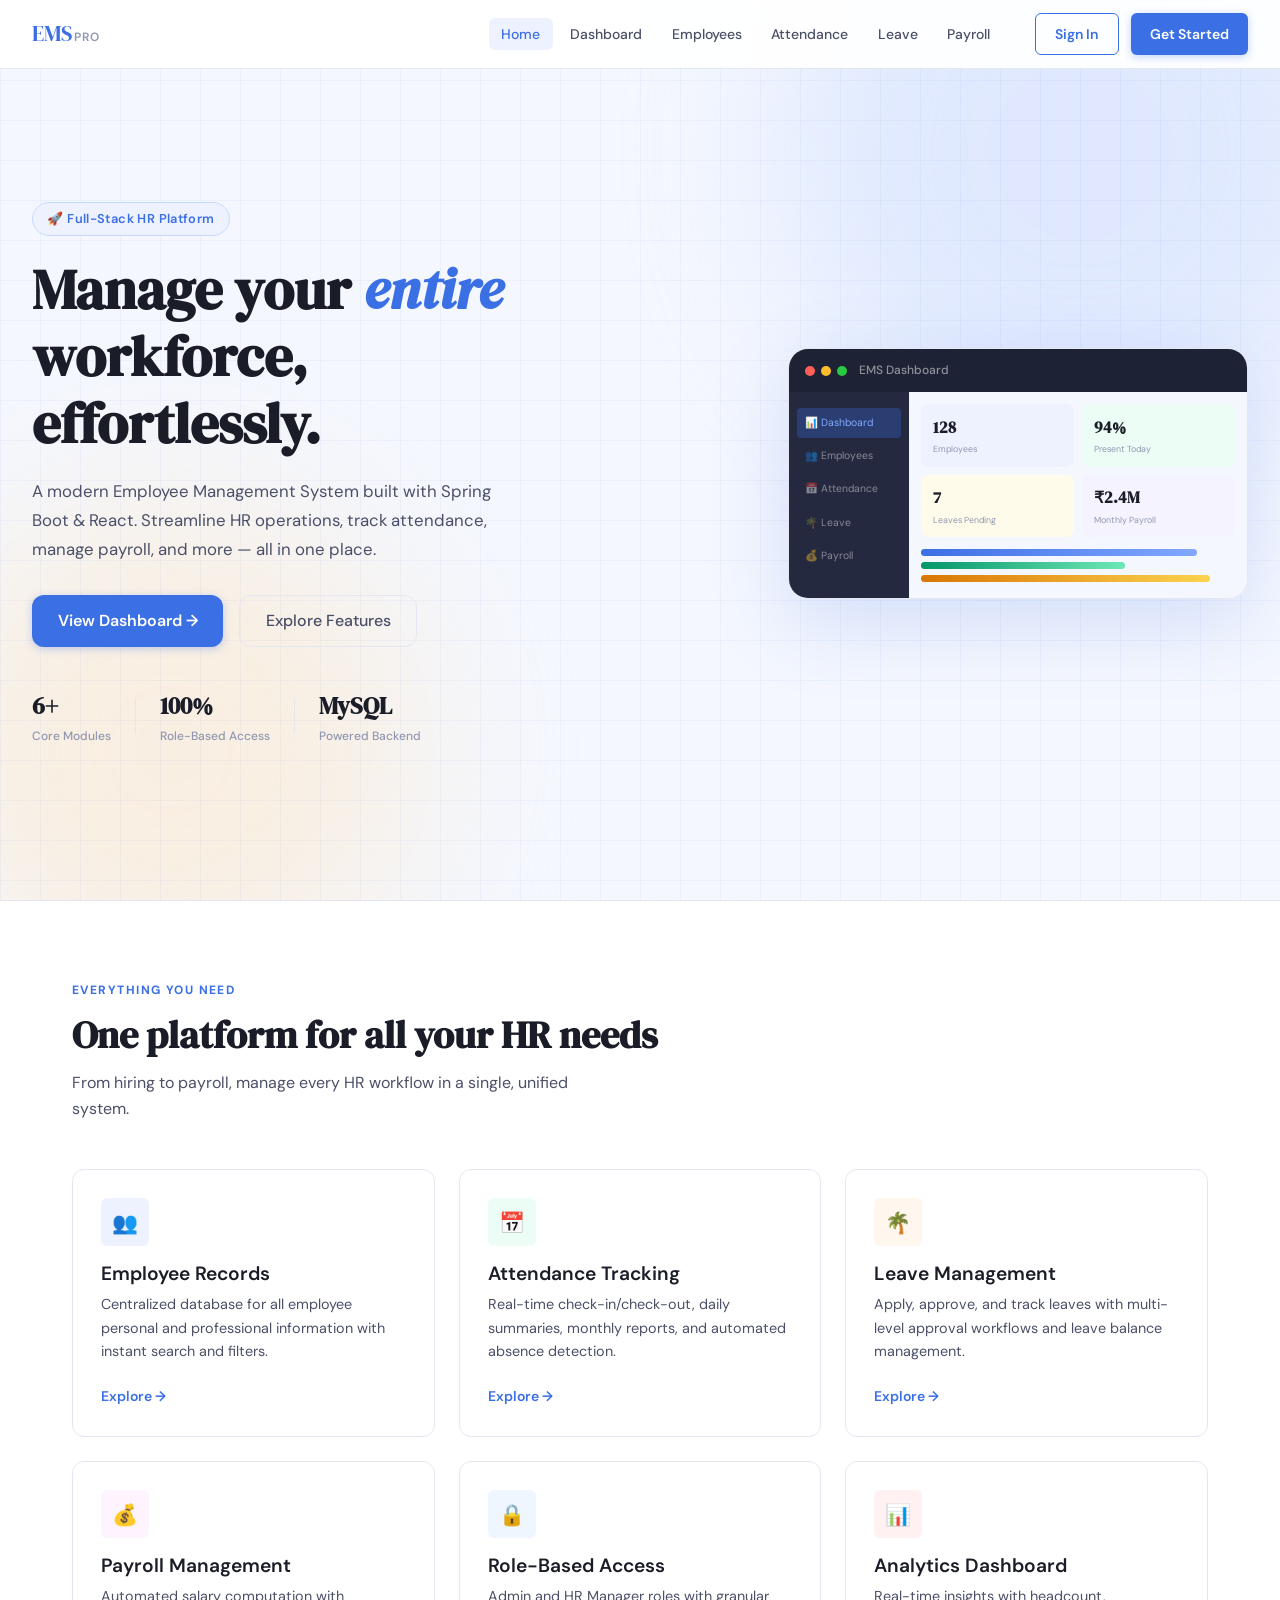
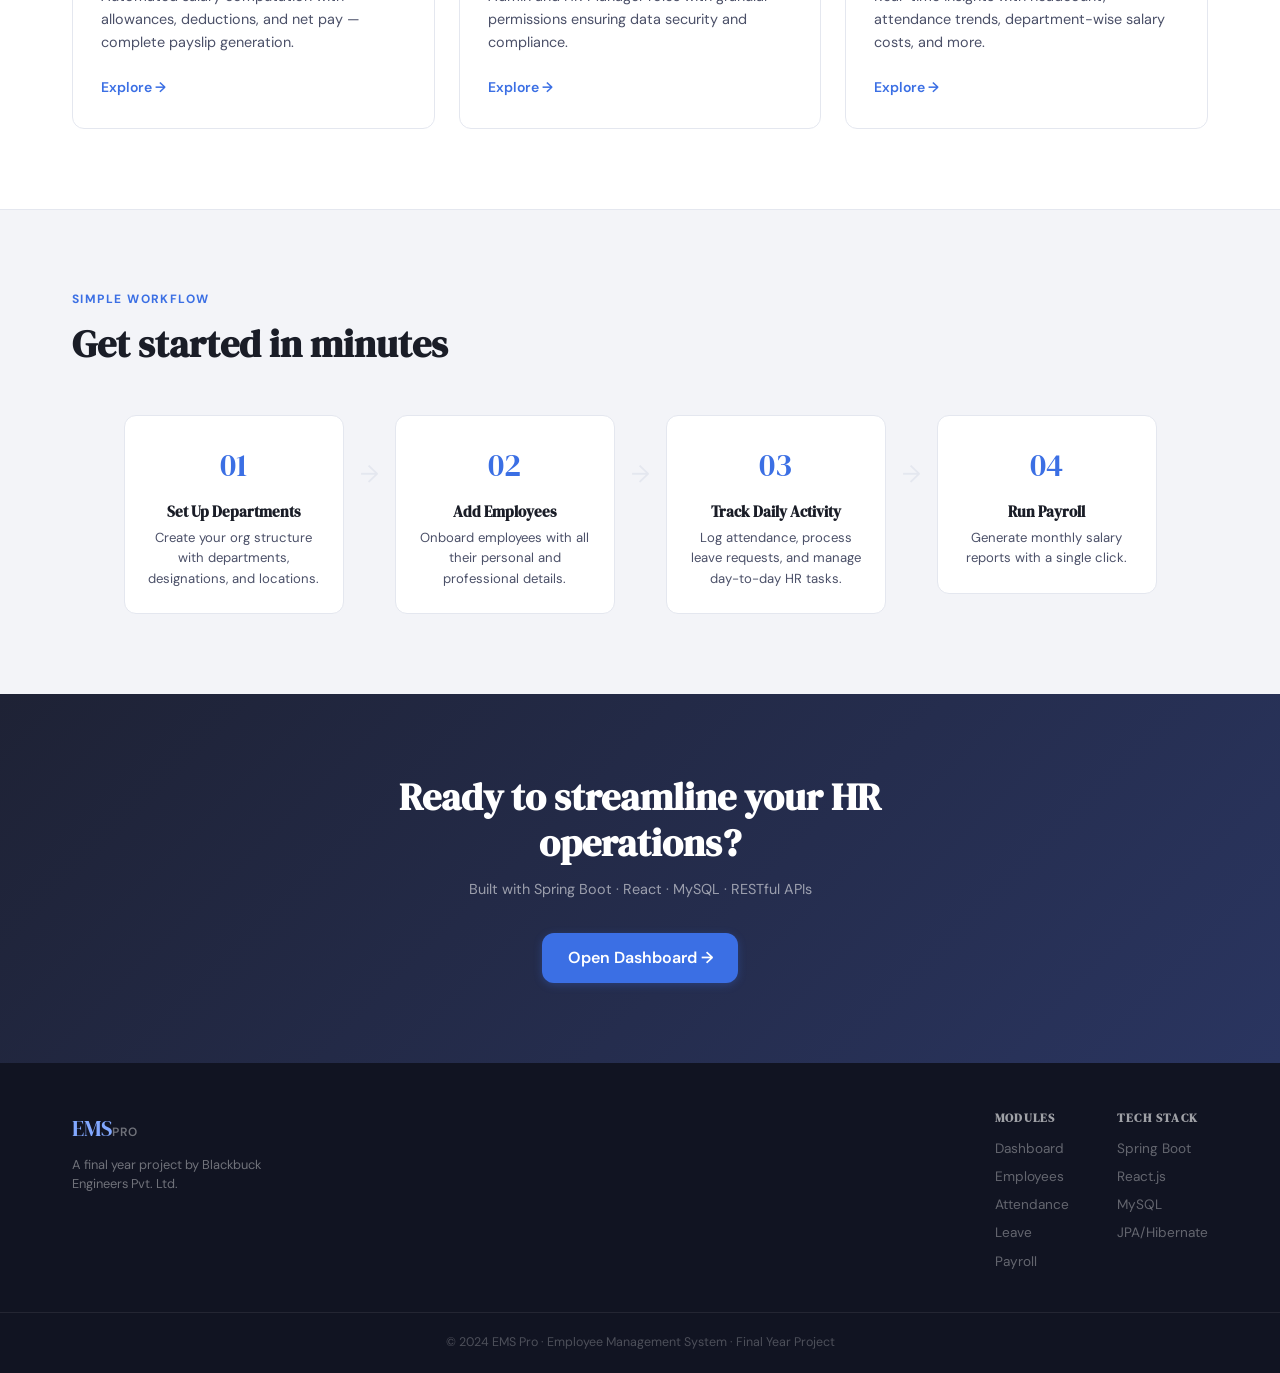
<file: frontend/index.html>
<!DOCTYPE html>
<html lang="en">
<head>
  <meta charset="UTF-8" />
  <meta name="viewport" content="width=device-width, initial-scale=1.0" />
  <title>EMS Pro – Employee Management System</title>
  <link rel="stylesheet" href="css/main.css" />
  <link rel="stylesheet" href="css/landing.css" />
  <link rel="preconnect" href="https://fonts.googleapis.com">
  <link href="https://fonts.googleapis.com/css2?family=DM+Serif+Display:ital@0;1&family=DM+Sans:wght@300;400;500;600&display=swap" rel="stylesheet">
</head>
<body>

<!-- ── NAVBAR ─────────────────────────────────────────────────── -->
<nav class="navbar" id="navbar">
  <div class="nav-inner">
    <a href="index.html" class="logo">
      <span class="logo-mark">EMS</span><span class="logo-sub">Pro</span>
    </a>
    <ul class="nav-links">
      <li><a href="index.html" class="active">Home</a></li>
      <li><a href="pages/dashboard.html">Dashboard</a></li>
      <li><a href="pages/employees.html">Employees</a></li>
      <li><a href="pages/attendance.html">Attendance</a></li>
      <li><a href="pages/leaves.html">Leave</a></li>
      <li><a href="pages/salary.html">Payroll</a></li>
    </ul>
    <div class="nav-actions">
      <a href="pages/login.html" class="btn-outline">Sign In</a>
      <a href="pages/dashboard.html" class="btn-primary">Get Started</a>
    </div>
    <button class="hamburger" id="hamburger" aria-label="Menu">
      <span></span><span></span><span></span>
    </button>
  </div>
</nav>

<!-- ── HERO ───────────────────────────────────────────────────── -->
<section class="hero">
  <div class="hero-bg">
    <div class="blob blob-1"></div>
    <div class="blob blob-2"></div>
    <div class="grid-overlay"></div>
  </div>
  <div class="hero-content">
    <div class="hero-badge">🚀 Full-Stack HR Platform</div>
    <h1 class="hero-title">
      Manage your <em>entire</em><br/>workforce, effortlessly.
    </h1>
    <p class="hero-sub">
      A modern Employee Management System built with Spring Boot & React.
      Streamline HR operations, track attendance, manage payroll, and more — all in one place.
    </p>
    <div class="hero-btns">
      <a href="pages/dashboard.html" class="btn-primary btn-lg">View Dashboard →</a>
      <a href="pages/employees.html" class="btn-ghost btn-lg">Explore Features</a>
    </div>
    <div class="hero-stats">
      <div class="stat"><span class="stat-num">6+</span><span class="stat-label">Core Modules</span></div>
      <div class="stat-div"></div>
      <div class="stat"><span class="stat-num">100%</span><span class="stat-label">Role-Based Access</span></div>
      <div class="stat-div"></div>
      <div class="stat"><span class="stat-num">MySQL</span><span class="stat-label">Powered Backend</span></div>
    </div>
  </div>
  <div class="hero-visual">
    <div class="dashboard-preview">
      <div class="preview-topbar">
        <div class="preview-dots"><span></span><span></span><span></span></div>
        <span class="preview-title">EMS Dashboard</span>
      </div>
      <div class="preview-body">
        <div class="preview-sidebar">
          <div class="ps-item active">📊 Dashboard</div>
          <div class="ps-item">👥 Employees</div>
          <div class="ps-item">📅 Attendance</div>
          <div class="ps-item">🌴 Leave</div>
          <div class="ps-item">💰 Payroll</div>
        </div>
        <div class="preview-main">
          <div class="pm-row">
            <div class="pm-card blue"><div class="pm-num">128</div><div class="pm-lbl">Employees</div></div>
            <div class="pm-card green"><div class="pm-num">94%</div><div class="pm-lbl">Present Today</div></div>
          </div>
          <div class="pm-row">
            <div class="pm-card amber"><div class="pm-num">7</div><div class="pm-lbl">Leaves Pending</div></div>
            <div class="pm-card purple"><div class="pm-num">₹2.4M</div><div class="pm-lbl">Monthly Payroll</div></div>
          </div>
          <div class="pm-bar-wrap">
            <div class="pm-bar" style="width:88%"></div>
            <div class="pm-bar" style="width:65%"></div>
            <div class="pm-bar" style="width:92%"></div>
          </div>
        </div>
      </div>
    </div>
  </div>
</section>

<!-- ── FEATURES ───────────────────────────────────────────────── -->
<section class="features" id="features">
  <div class="container">
    <div class="section-label">Everything You Need</div>
    <h2 class="section-title">One platform for all your HR needs</h2>
    <p class="section-sub">From hiring to payroll, manage every HR workflow in a single, unified system.</p>

    <div class="features-grid">

      <div class="feat-card" data-delay="0">
        <div class="feat-icon" style="background:#EEF2FF; color:#4F46E5;">👥</div>
        <h3>Employee Records</h3>
        <p>Centralized database for all employee personal and professional information with instant search and filters.</p>
        <a href="pages/employees.html" class="feat-link">Explore →</a>
      </div>

      <div class="feat-card" data-delay="100">
        <div class="feat-icon" style="background:#ECFDF5; color:#059669;">📅</div>
        <h3>Attendance Tracking</h3>
        <p>Real-time check-in/check-out, daily summaries, monthly reports, and automated absence detection.</p>
        <a href="pages/attendance.html" class="feat-link">Explore →</a>
      </div>

      <div class="feat-card" data-delay="200">
        <div class="feat-icon" style="background:#FFF7ED; color:#D97706;">🌴</div>
        <h3>Leave Management</h3>
        <p>Apply, approve, and track leaves with multi-level approval workflows and leave balance management.</p>
        <a href="pages/leaves.html" class="feat-link">Explore →</a>
      </div>

      <div class="feat-card" data-delay="300">
        <div class="feat-icon" style="background:#FDF4FF; color:#9333EA;">💰</div>
        <h3>Payroll Management</h3>
        <p>Automated salary computation with allowances, deductions, and net pay — complete payslip generation.</p>
        <a href="pages/salary.html" class="feat-link">Explore →</a>
      </div>

      <div class="feat-card" data-delay="400">
        <div class="feat-icon" style="background:#EFF6FF; color:#2563EB;">🔒</div>
        <h3>Role-Based Access</h3>
        <p>Admin and HR Manager roles with granular permissions ensuring data security and compliance.</p>
        <a href="pages/login.html" class="feat-link">Explore →</a>
      </div>

      <div class="feat-card" data-delay="500">
        <div class="feat-icon" style="background:#FFF1F2; color:#E11D48;">📊</div>
        <h3>Analytics Dashboard</h3>
        <p>Real-time insights with headcount, attendance trends, department-wise salary costs, and more.</p>
        <a href="pages/dashboard.html" class="feat-link">Explore →</a>
      </div>

    </div>
  </div>
</section>

<!-- ── HOW IT WORKS ────────────────────────────────────────────── -->
<section class="how-it-works">
  <div class="container">
    <div class="section-label">Simple Workflow</div>
    <h2 class="section-title">Get started in minutes</h2>
    <div class="steps">
      <div class="step">
        <div class="step-num">01</div>
        <h4>Set Up Departments</h4>
        <p>Create your org structure with departments, designations, and locations.</p>
      </div>
      <div class="step-arrow">→</div>
      <div class="step">
        <div class="step-num">02</div>
        <h4>Add Employees</h4>
        <p>Onboard employees with all their personal and professional details.</p>
      </div>
      <div class="step-arrow">→</div>
      <div class="step">
        <div class="step-num">03</div>
        <h4>Track Daily Activity</h4>
        <p>Log attendance, process leave requests, and manage day-to-day HR tasks.</p>
      </div>
      <div class="step-arrow">→</div>
      <div class="step">
        <div class="step-num">04</div>
        <h4>Run Payroll</h4>
        <p>Generate monthly salary reports with a single click.</p>
      </div>
    </div>
  </div>
</section>

<!-- ── CTA ────────────────────────────────────────────────────── -->
<section class="cta-section">
  <div class="cta-inner">
    <h2>Ready to streamline your HR operations?</h2>
    <p>Built with Spring Boot · React · MySQL · RESTful APIs</p>
    <a href="pages/dashboard.html" class="btn-primary btn-lg">Open Dashboard →</a>
  </div>
</section>

<!-- ── FOOTER ─────────────────────────────────────────────────── -->
<footer class="footer">
  <div class="container footer-inner">
    <div class="footer-brand">
      <span class="logo-mark">EMS</span><span class="logo-sub">Pro</span>
      <p>A final year project by Blackbuck Engineers Pvt. Ltd.</p>
    </div>
    <div class="footer-links">
      <div class="fl-col">
        <h5>Modules</h5>
        <a href="pages/dashboard.html">Dashboard</a>
        <a href="pages/employees.html">Employees</a>
        <a href="pages/attendance.html">Attendance</a>
        <a href="pages/leaves.html">Leave</a>
        <a href="pages/salary.html">Payroll</a>
      </div>
      <div class="fl-col">
        <h5>Tech Stack</h5>
        <a href="#">Spring Boot</a>
        <a href="#">React.js</a>
        <a href="#">MySQL</a>
        <a href="#">JPA/Hibernate</a>
      </div>
    </div>
  </div>
  <div class="footer-bottom">
    <p>© 2024 EMS Pro · Employee Management System · Final Year Project</p>
  </div>
</footer>

<script src="js/main.js"></script>
</body>
</html>
</file>
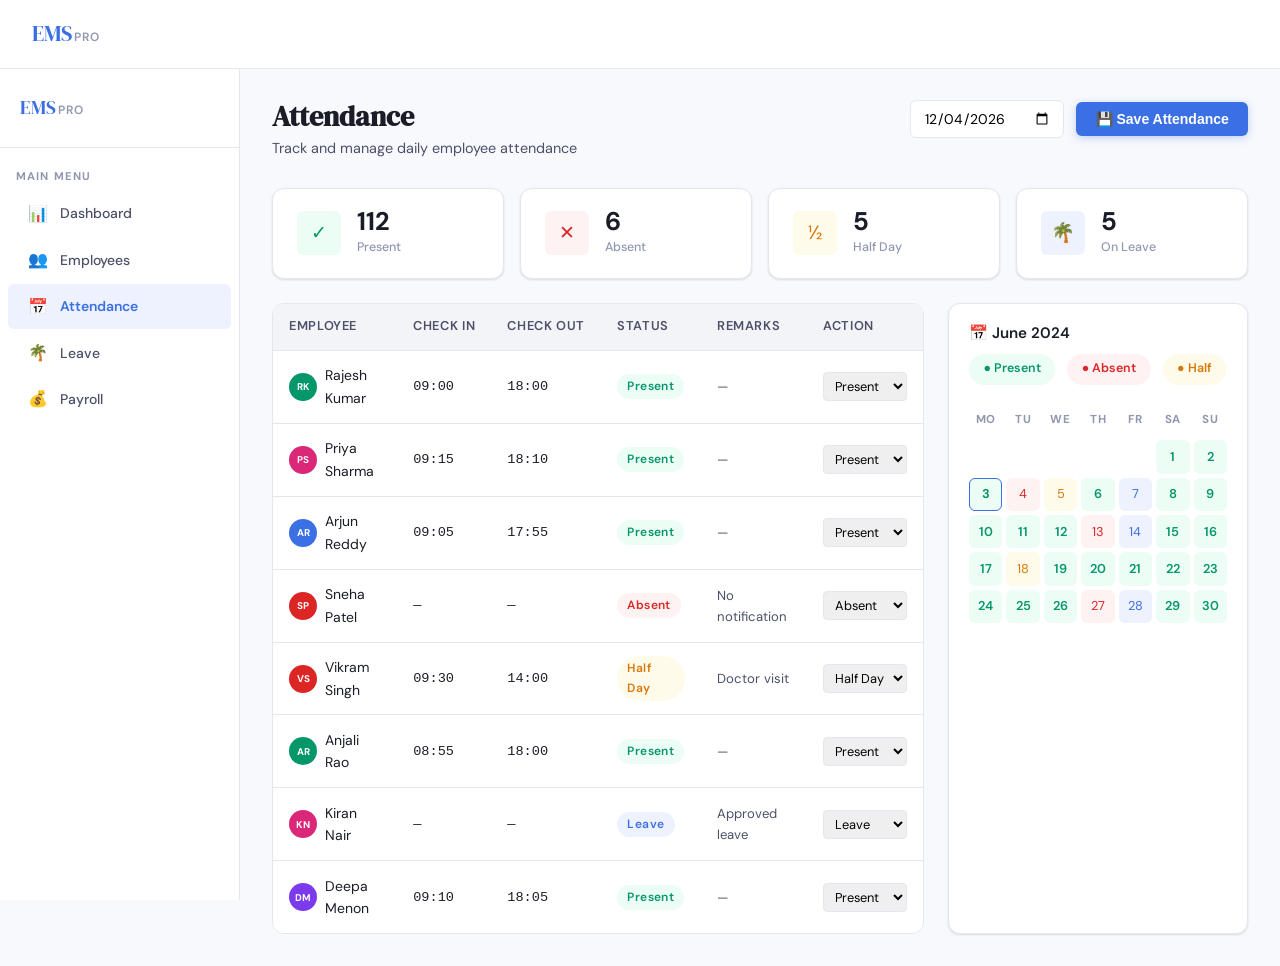
<file: frontend/pages/attendance.html>
<!DOCTYPE html>
<html lang="en">
<head>
  <meta charset="UTF-8"/><meta name="viewport" content="width=device-width, initial-scale=1.0"/>
  <title>Attendance – EMS Pro</title>
  <link rel="stylesheet" href="../css/main.css"/>
  <link href="https://fonts.googleapis.com/css2?family=DM+Serif+Display:ital@0;1&family=DM+Sans:wght@300;400;500;600&display=swap" rel="stylesheet">
  <style>
    .calendar-grid { display:grid;grid-template-columns:repeat(7,1fr);gap:4px;margin-top:1rem; }
    .cal-header { text-align:center;font-size:.72rem;font-weight:700;color:var(--text-3);padding:.4rem 0;text-transform:uppercase;letter-spacing:.06em; }
    .cal-day { aspect-ratio:1;display:flex;align-items:center;justify-content:center;border-radius:var(--radius-sm);font-size:.8rem;cursor:pointer;transition:background .15s;border:1px solid transparent; }
    .cal-day:hover { background:var(--surface-2); }
    .cal-day.present { background:var(--green-light);color:var(--green);font-weight:600; }
    .cal-day.absent  { background:var(--red-light);color:var(--red); }
    .cal-day.half    { background:var(--amber-light);color:var(--amber); }
    .cal-day.leave   { background:var(--primary-light);color:var(--primary); }
    .cal-day.today   { border-color:var(--primary);font-weight:700; }
    .cal-day.empty   { opacity:0; cursor:default; }
    .summary-pills { display:flex;gap:.75rem;flex-wrap:wrap;margin-bottom:1.25rem; }
    .pill { padding:.35rem .9rem;border-radius:99px;font-size:.78rem;font-weight:600;display:flex;align-items:center;gap:.4rem; }
  </style>
</head>
<body>
<nav class="navbar" id="navbar">
  <div class="nav-inner">
    <a href="../index.html" class="logo"><span class="logo-mark">EMS</span><span class="logo-sub">Pro</span></a>
    <div style="margin-left:auto"><button class="hamburger" id="hamburger"><span></span><span></span><span></span></button></div>
  </div>
</nav>
<div class="app-layout">
  <aside class="sidebar" id="sidebar">
    <div class="sidebar-logo"><a href="../index.html" class="logo"><span class="logo-mark">EMS</span><span class="logo-sub">Pro</span></a></div>
    <div class="sidebar-section">Main Menu</div>
    <nav class="sidebar-nav">
      <a href="dashboard.html"><span class="nav-icon">📊</span>Dashboard</a>
      <a href="employees.html"><span class="nav-icon">👥</span>Employees</a>
      <a href="attendance.html" class="active"><span class="nav-icon">📅</span>Attendance</a>
      <a href="leaves.html"><span class="nav-icon">🌴</span>Leave</a>
      <a href="salary.html"><span class="nav-icon">💰</span>Payroll</a>
    </nav>
  </aside>
  <main class="main-content">
    <div class="page-header">
      <div><h1>Attendance</h1><p>Track and manage daily employee attendance</p></div>
      <div class="page-header-actions">
        <input type="date" id="att-date" style="padding:.5rem .8rem;border-radius:var(--radius-sm);border:1.5px solid var(--border);font-family:inherit;font-size:.875rem"/>
        <button class="btn-primary" onclick="showToast('Attendance saved!','success')">💾 Save Attendance</button>
      </div>
    </div>

    <div class="stats-row">
      <div class="stat-card"><div class="stat-card-icon" style="background:#ECFDF5;color:#059669">✓</div><div><div class="stat-card-num">112</div><div class="stat-card-label">Present</div></div></div>
      <div class="stat-card"><div class="stat-card-icon" style="background:#FEF2F2;color:#DC2626">✕</div><div><div class="stat-card-num">6</div><div class="stat-card-label">Absent</div></div></div>
      <div class="stat-card"><div class="stat-card-icon" style="background:#FFFBEB;color:#D97706">½</div><div><div class="stat-card-num">5</div><div class="stat-card-label">Half Day</div></div></div>
      <div class="stat-card"><div class="stat-card-icon" style="background:#EEF2FF;color:#3B6FE4">🌴</div><div><div class="stat-card-num">5</div><div class="stat-card-label">On Leave</div></div></div>
    </div>

    <div style="display:grid;grid-template-columns:1fr 300px;gap:1.5rem">
      <!-- ATTENDANCE TABLE -->
      <div class="tbl-wrap">
        <table id="att-table">
          <thead><tr><th>Employee</th><th>Check In</th><th>Check Out</th><th>Status</th><th>Remarks</th><th>Action</th></tr></thead>
          <tbody id="att-body"></tbody>
        </table>
      </div>

      <!-- MINI CALENDAR -->
      <div class="card" style="padding:1.25rem">
        <h3 style="font-size:.95rem;margin-bottom:.75rem;font-family:DM Sans,sans-serif">📅 June 2024</h3>
        <div class="summary-pills">
          <div class="pill" style="background:var(--green-light);color:var(--green)">● Present</div>
          <div class="pill" style="background:var(--red-light);color:var(--red)">● Absent</div>
          <div class="pill" style="background:var(--amber-light);color:var(--amber)">● Half</div>
        </div>
        <div class="calendar-grid" id="mini-cal"></div>
      </div>
    </div>
  </main>
</div>

<script src="../js/main.js"></script>
<script>
document.getElementById('att-date').value = new Date().toISOString().split('T')[0];

// Sample attendance data
const attendance = [
  {name:'Rajesh Kumar',  in:'09:00',out:'18:00',status:'Present',remark:'—'},
  {name:'Priya Sharma',  in:'09:15',out:'18:10',status:'Present',remark:'—'},
  {name:'Arjun Reddy',   in:'09:05',out:'17:55',status:'Present',remark:'—'},
  {name:'Sneha Patel',   in:'—',    out:'—',    status:'Absent', remark:'No notification'},
  {name:'Vikram Singh',  in:'09:30',out:'14:00',status:'Half Day',remark:'Doctor visit'},
  {name:'Anjali Rao',    in:'08:55',out:'18:00',status:'Present',remark:'—'},
  {name:'Kiran Nair',    in:'—',    out:'—',    status:'Leave',  remark:'Approved leave'},
  {name:'Deepa Menon',   in:'09:10',out:'18:05',status:'Present',remark:'—'},
];

const attBadge={Present:'badge-green',Absent:'badge-red','Half Day':'badge-amber',Leave:'badge-blue'};
const body = document.getElementById('att-body');
attendance.forEach(a => {
  const s = document.createElement('select');
  s.style.cssText='border:1.5px solid var(--border);border-radius:4px;padding:.25rem .4rem;font-family:inherit;font-size:.8rem';
  ['Present','Absent','Half Day','Leave'].forEach(opt => {
    const o = document.createElement('option');
    o.value=o.textContent=opt; if(opt===a.status) o.selected=true;
    s.appendChild(o);
  });
  const tr = document.createElement('tr');
  tr.innerHTML=`<td style="display:flex;align-items:center;gap:.5rem">${makeAvatar(a.name,28)}<span>${a.name}</span></td>
    <td style="font-family:monospace;font-size:.85rem">${a.in}</td>
    <td style="font-family:monospace;font-size:.85rem">${a.out}</td>
    <td><span class="badge ${attBadge[a.status]}">${a.status}</span></td>
    <td style="color:var(--text-2);font-size:.82rem">${a.remark}</td>
    <td class="action-cell"></td>`;
  const btn = document.createElement('button');
  btn.className='btn-primary btn-sm';
  btn.textContent='Save';
  btn.onclick=()=>showToast(`${a.name} updated!`,'success');
  tr.querySelector('.action-cell').appendChild(s);
  body.appendChild(tr);
});

// Mini calendar
const days=['Mo','Tu','We','Th','Fr','Sa','Su'];
const cal=document.getElementById('mini-cal');
days.forEach(d=>{const h=document.createElement('div');h.className='cal-header';h.textContent=d;cal.appendChild(h);});
// June 2024 starts on Saturday (index 5)
for(let i=0;i<5;i++){const e=document.createElement('div');e.className='cal-day empty';e.textContent='';cal.appendChild(e);}
const dayStatus=['present','present','present','absent','half','present','leave','present','present','present','present','present','absent','leave','present','present','present','half','present','present','present','present','present','present','present','present','absent','leave','present','present'];
for(let d=1;d<=30;d++){
  const el=document.createElement('div');
  el.className='cal-day '+(dayStatus[d-1]||'');
  if(d===3) el.classList.add('today');
  el.textContent=d;
  el.title=dayStatus[d-1];
  cal.appendChild(el);
}
</script>
</body>
</html>
</file>
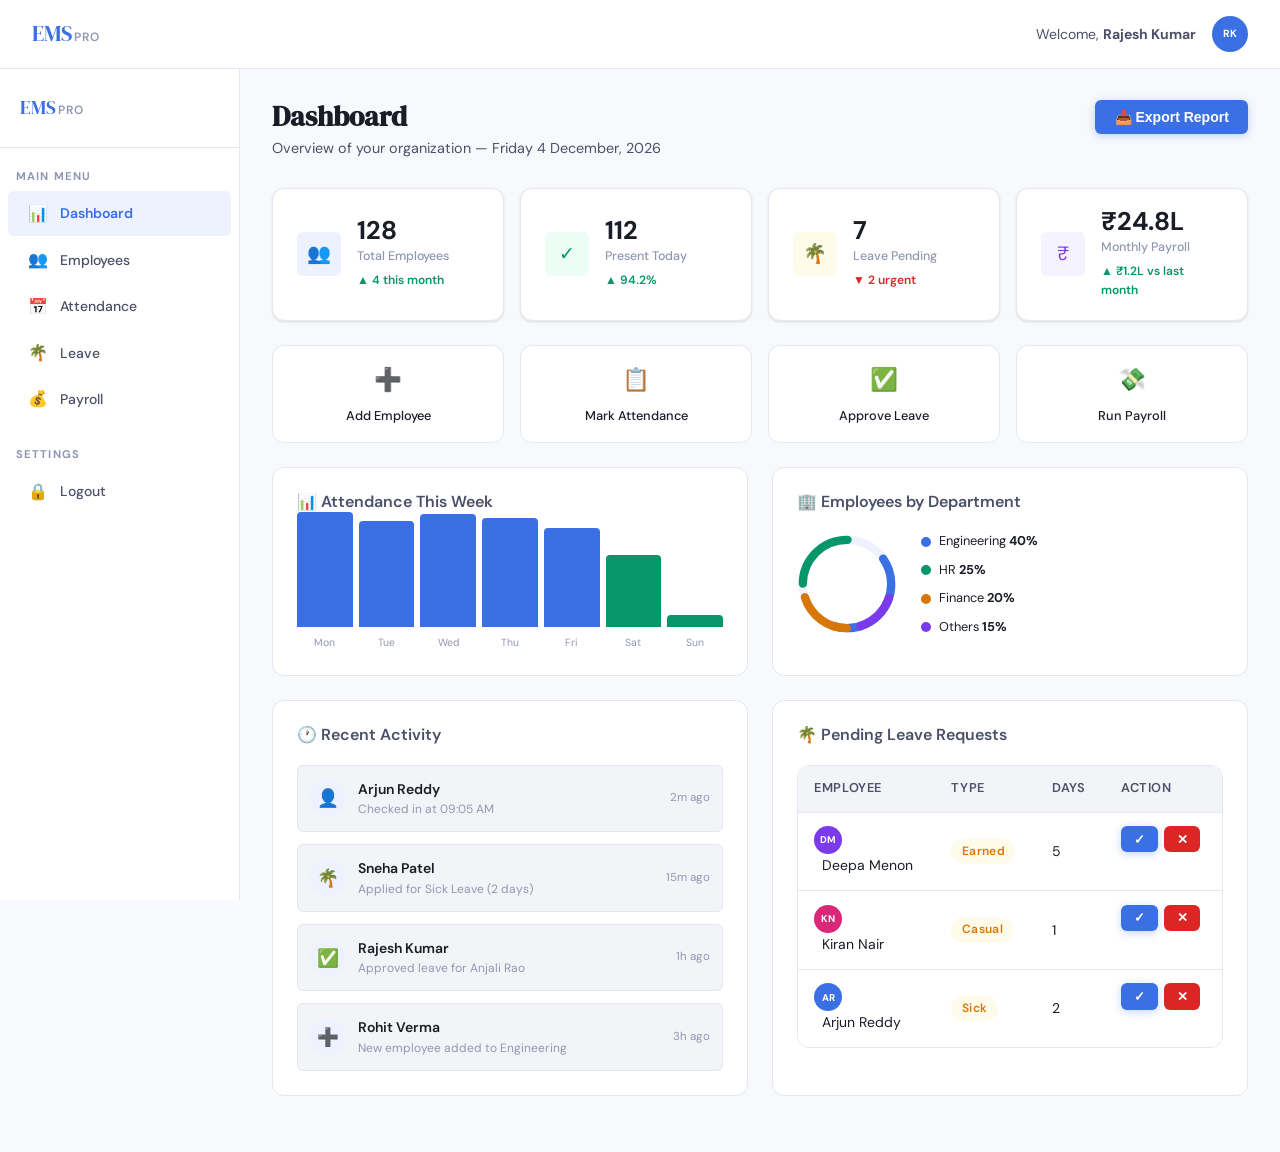
<file: frontend/pages/dashboard.html>
<!DOCTYPE html>
<html lang="en">
<head>
  <meta charset="UTF-8"/>
  <meta name="viewport" content="width=device-width, initial-scale=1.0"/>
  <title>Dashboard – EMS Pro</title>
  <link rel="stylesheet" href="../css/main.css"/>
  <link rel="preconnect" href="https://fonts.googleapis.com">
  <link href="https://fonts.googleapis.com/css2?family=DM+Serif+Display:ital@0;1&family=DM+Sans:wght@300;400;500;600&display=swap" rel="stylesheet">
  <style>
    .charts-row { display: grid; grid-template-columns: 1fr 1fr; gap: 1.5rem; margin-bottom: 1.5rem; }
    .chart-card { background: var(--surface); border: 1px solid var(--border); border-radius: var(--radius-md); padding: 1.5rem; }
    .chart-card h3 { font-size: 1rem; margin-bottom: 1.25rem; color: var(--text-2); font-family: 'DM Sans',sans-serif; font-weight: 600; }
    .bar-chart { display: flex; align-items: flex-end; gap: 6px; height: 120px; }
    .bar-group { flex: 1; display: flex; flex-direction: column; align-items: center; gap: 4px; }
    .bar { width: 100%; background: var(--primary); border-radius: 4px 4px 0 0; transition: height .5s ease; min-height: 4px; }
    .bar.green { background: var(--green); }
    .bar-lbl { font-size: .65rem; color: var(--text-3); margin-top: 4px; }
    .donut-wrap { display: flex; align-items: center; gap: 1.5rem; }
    .donut-svg { width: 100px; height: 100px; flex-shrink: 0; }
    .donut-legend { display: flex; flex-direction: column; gap: .5rem; }
    .dl-item { display: flex; align-items: center; gap: .5rem; font-size: .8rem; }
    .dl-dot { width: 10px; height: 10px; border-radius: 50%; flex-shrink: 0; }
    .recent-list { display: flex; flex-direction: column; gap: .75rem; }
    .rl-item { display: flex; align-items: center; gap: .75rem; padding: .75rem; border-radius: var(--radius-sm); border: 1px solid var(--border); background: var(--surface-2); }
    .rl-info { flex: 1; }
    .rl-name { font-size: .875rem; font-weight: 600; }
    .rl-sub  { font-size: .75rem; color: var(--text-3); }
    .quick-actions { display: grid; grid-template-columns: repeat(4, 1fr); gap: 1rem; margin-bottom: 1.5rem; }
    .qa-btn { display: flex; flex-direction: column; align-items: center; gap: .5rem; padding: 1rem; background: var(--surface); border: 1px solid var(--border); border-radius: var(--radius-md); cursor: pointer; transition: box-shadow .2s, transform .2s; color: var(--text-1); font-size: .8rem; font-weight: 500; text-align: center; }
    .qa-btn:hover { box-shadow: var(--shadow-md); transform: translateY(-2px); }
    .qa-icon { font-size: 1.4rem; }
    @media(max-width:768px) { .charts-row { grid-template-columns: 1fr; } .quick-actions { grid-template-columns: repeat(2,1fr); } }
  </style>
</head>
<body>
<!-- NAVBAR -->
<nav class="navbar" id="navbar">
  <div class="nav-inner">
    <a href="../index.html" class="logo"><span class="logo-mark">EMS</span><span class="logo-sub">Pro</span></a>
    <div style="margin-left:auto;display:flex;align-items:center;gap:1rem">
      <span style="font-size:.875rem;color:var(--text-2)">Welcome, <strong>Rajesh Kumar</strong></span>
      <div class="avatar" style="background:#3B6FE4;font-size:.65rem">RK</div>
    </div>
    <button class="hamburger" id="hamburger"><span></span><span></span><span></span></button>
  </div>
</nav>

<div class="app-layout">
  <!-- SIDEBAR -->
  <aside class="sidebar" id="sidebar">
    <div class="sidebar-logo"><a href="../index.html" class="logo"><span class="logo-mark">EMS</span><span class="logo-sub">Pro</span></a></div>
    <div class="sidebar-section">Main Menu</div>
    <nav class="sidebar-nav">
      <a href="dashboard.html" class="active"><span class="nav-icon">📊</span>Dashboard</a>
      <a href="employees.html"><span class="nav-icon">👥</span>Employees</a>
      <a href="attendance.html"><span class="nav-icon">📅</span>Attendance</a>
      <a href="leaves.html"><span class="nav-icon">🌴</span>Leave</a>
      <a href="salary.html"><span class="nav-icon">💰</span>Payroll</a>
    </nav>
    <div class="sidebar-section" style="margin-top:1rem">Settings</div>
    <nav class="sidebar-nav">
      <a href="login.html"><span class="nav-icon">🔒</span>Logout</a>
    </nav>
  </aside>

  <!-- MAIN -->
  <main class="main-content">
    <div class="page-header">
      <div>
        <h1>Dashboard</h1>
        <p>Overview of your organization — <span id="today-date"></span></p>
      </div>
      <div class="page-header-actions">
        <button class="btn-primary" onclick="showToast('Report generated!','success')">📥 Export Report</button>
      </div>
    </div>

    <!-- STATS -->
    <div class="stats-row">
      <div class="stat-card">
        <div class="stat-card-icon" style="background:#EEF2FF;color:#3B6FE4;">👥</div>
        <div>
          <div class="stat-card-num">128</div>
          <div class="stat-card-label">Total Employees</div>
          <div class="stat-card-delta delta-up">▲ 4 this month</div>
        </div>
      </div>
      <div class="stat-card">
        <div class="stat-card-icon" style="background:#ECFDF5;color:#059669;">✓</div>
        <div>
          <div class="stat-card-num">112</div>
          <div class="stat-card-label">Present Today</div>
          <div class="stat-card-delta delta-up">▲ 94.2%</div>
        </div>
      </div>
      <div class="stat-card">
        <div class="stat-card-icon" style="background:#FFFBEB;color:#D97706;">🌴</div>
        <div>
          <div class="stat-card-num">7</div>
          <div class="stat-card-label">Leave Pending</div>
          <div class="stat-card-delta delta-dn">▼ 2 urgent</div>
        </div>
      </div>
      <div class="stat-card">
        <div class="stat-card-icon" style="background:#F5F3FF;color:#7C3AED;">₹</div>
        <div>
          <div class="stat-card-num">₹24.8L</div>
          <div class="stat-card-label">Monthly Payroll</div>
          <div class="stat-card-delta delta-up">▲ ₹1.2L vs last month</div>
        </div>
      </div>
    </div>

    <!-- QUICK ACTIONS -->
    <div class="quick-actions">
      <a href="employees.html" class="qa-btn"><span class="qa-icon">➕</span>Add Employee</a>
      <a href="attendance.html" class="qa-btn"><span class="qa-icon">📋</span>Mark Attendance</a>
      <a href="leaves.html" class="qa-btn"><span class="qa-icon">✅</span>Approve Leave</a>
      <a href="salary.html" class="qa-btn"><span class="qa-icon">💸</span>Run Payroll</a>
    </div>

    <!-- CHARTS ROW -->
    <div class="charts-row">
      <div class="chart-card">
        <h3>📊 Attendance This Week</h3>
        <div class="bar-chart" id="attendance-chart"></div>
      </div>
      <div class="chart-card">
        <h3>🏢 Employees by Department</h3>
        <div class="donut-wrap">
          <svg class="donut-svg" viewBox="0 0 36 36">
            <circle cx="18" cy="18" r="15.9" fill="none" stroke="#EEF2FF" stroke-width="3"/>
            <circle cx="18" cy="18" r="15.9" fill="none" stroke="#3B6FE4" stroke-width="3" stroke-dasharray="40 60" stroke-dashoffset="-90" stroke-linecap="round"/>
            <circle cx="18" cy="18" r="15.9" fill="none" stroke="#059669" stroke-width="3" stroke-dasharray="25 75" stroke-dashoffset="-50" stroke-linecap="round"/>
            <circle cx="18" cy="18" r="15.9" fill="none" stroke="#D97706" stroke-width="3" stroke-dasharray="20 80" stroke-dashoffset="-25" stroke-linecap="round"/>
            <circle cx="18" cy="18" r="15.9" fill="none" stroke="#7C3AED" stroke-width="3" stroke-dasharray="15 85" stroke-dashoffset="-5" stroke-linecap="round"/>
          </svg>
          <div class="donut-legend">
            <div class="dl-item"><div class="dl-dot" style="background:#3B6FE4"></div><span>Engineering <strong>40%</strong></span></div>
            <div class="dl-item"><div class="dl-dot" style="background:#059669"></div><span>HR <strong>25%</strong></span></div>
            <div class="dl-item"><div class="dl-dot" style="background:#D97706"></div><span>Finance <strong>20%</strong></span></div>
            <div class="dl-item"><div class="dl-dot" style="background:#7C3AED"></div><span>Others <strong>15%</strong></span></div>
          </div>
        </div>
      </div>
    </div>

    <!-- BOTTOM ROW -->
    <div class="charts-row">
      <div class="chart-card">
        <h3>🕐 Recent Activity</h3>
        <div class="recent-list" id="recent-list"></div>
      </div>
      <div class="chart-card">
        <h3>🌴 Pending Leave Requests</h3>
        <div class="tbl-wrap">
          <table id="leaves-mini">
            <thead><tr><th>Employee</th><th>Type</th><th>Days</th><th>Action</th></tr></thead>
            <tbody id="leaves-mini-body"></tbody>
          </table>
        </div>
      </div>
    </div>
  </main>
</div>

<script src="../js/main.js"></script>
<script>
// Date
document.getElementById('today-date').textContent = new Date().toLocaleDateString('en-IN',{weekday:'long',year:'numeric',month:'long',day:'numeric'});

// Bar chart
const attendanceData = [
  {day:'Mon',p:96},{day:'Tue',p:88},{day:'Wed',p:94},{day:'Thu',p:91},{day:'Fri',p:82},{day:'Sat',p:60},{day:'Sun',p:10}
];
const chart = document.getElementById('attendance-chart');
attendanceData.forEach(d => {
  const g = document.createElement('div');
  g.className = 'bar-group';
  g.innerHTML = `<div class="bar${d.p<70?' green':''}" style="height:${d.p*1.2}px;max-height:120px"></div><span class="bar-lbl">${d.day}</span>`;
  chart.appendChild(g);
});

// Recent activity
const activities = [
  {icon:'👤',name:'Arjun Reddy',sub:'Checked in at 09:05 AM',time:'2m ago'},
  {icon:'🌴',name:'Sneha Patel',sub:'Applied for Sick Leave (2 days)',time:'15m ago'},
  {icon:'✅',name:'Rajesh Kumar',sub:'Approved leave for Anjali Rao',time:'1h ago'},
  {icon:'➕',name:'Rohit Verma',sub:'New employee added to Engineering',time:'3h ago'},
];
const rl = document.getElementById('recent-list');
activities.forEach(a => {
  rl.innerHTML += `<div class="rl-item">
    <div class="avatar" style="background:var(--primary-light);font-size:1.1rem;color:var(--primary)">${a.icon}</div>
    <div class="rl-info"><div class="rl-name">${a.name}</div><div class="rl-sub">${a.sub}</div></div>
    <span style="font-size:.72rem;color:var(--text-3);flex-shrink:0">${a.time}</span>
  </div>`;
});

// Pending leaves mini table
const pendingLeaves = [
  {name:'Deepa Menon',type:'Earned',days:5},
  {name:'Kiran Nair', type:'Casual',days:1},
  {name:'Arjun Reddy',type:'Sick',  days:2},
];
const lb = document.getElementById('leaves-mini-body');
pendingLeaves.forEach(l => {
  lb.innerHTML += `<tr>
    <td>${makeAvatar(l.name,28)} <span style="margin-left:.5rem">${l.name}</span></td>
    <td><span class="badge badge-amber">${l.type}</span></td>
    <td>${l.days}</td>
    <td style="display:flex;gap:.4rem">
      <button class="btn-primary btn-sm" onclick="showToast('${l.name} approved ✓','success')">✓</button>
      <button class="btn-danger btn-sm" onclick="showToast('${l.name} rejected','error')">✕</button>
    </td>
  </tr>`;
});
</script>
</body>
</html>
</file>
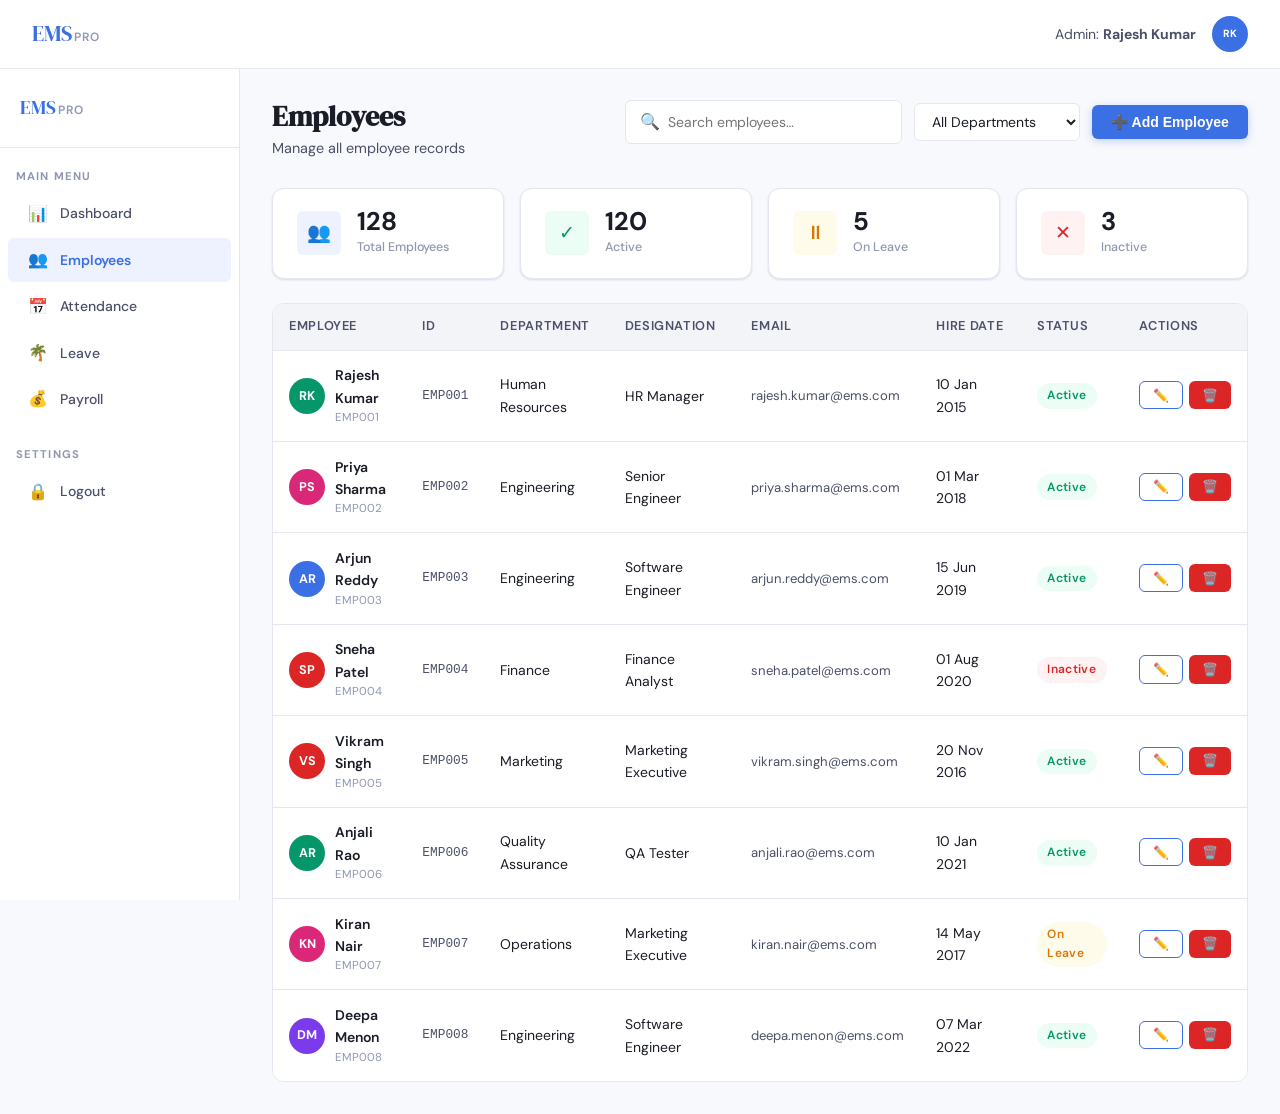
<file: frontend/pages/employees.html>
<!DOCTYPE html>
<html lang="en">
<head>
  <meta charset="UTF-8"/>
  <meta name="viewport" content="width=device-width, initial-scale=1.0"/>
  <title>Employees – EMS Pro</title>
  <link rel="stylesheet" href="../css/main.css"/>
  <link href="https://fonts.googleapis.com/css2?family=DM+Serif+Display:ital@0;1&family=DM+Sans:wght@300;400;500;600&display=swap" rel="stylesheet">
</head>
<body>
<nav class="navbar" id="navbar">
  <div class="nav-inner">
    <a href="../index.html" class="logo"><span class="logo-mark">EMS</span><span class="logo-sub">Pro</span></a>
    <div style="margin-left:auto;display:flex;align-items:center;gap:1rem">
      <span style="font-size:.875rem;color:var(--text-2)">Admin: <strong>Rajesh Kumar</strong></span>
      <div class="avatar" style="background:#3B6FE4;font-size:.65rem">RK</div>
    </div>
    <button class="hamburger" id="hamburger"><span></span><span></span><span></span></button>
  </div>
</nav>

<div class="app-layout">
  <aside class="sidebar" id="sidebar">
    <div class="sidebar-logo"><a href="../index.html" class="logo"><span class="logo-mark">EMS</span><span class="logo-sub">Pro</span></a></div>
    <div class="sidebar-section">Main Menu</div>
    <nav class="sidebar-nav">
      <a href="dashboard.html"><span class="nav-icon">📊</span>Dashboard</a>
      <a href="employees.html" class="active"><span class="nav-icon">👥</span>Employees</a>
      <a href="attendance.html"><span class="nav-icon">📅</span>Attendance</a>
      <a href="leaves.html"><span class="nav-icon">🌴</span>Leave</a>
      <a href="salary.html"><span class="nav-icon">💰</span>Payroll</a>
    </nav>
    <div class="sidebar-section" style="margin-top:1rem">Settings</div>
    <nav class="sidebar-nav">
      <a href="login.html"><span class="nav-icon">🔒</span>Logout</a>
    </nav>
  </aside>

  <main class="main-content">
    <div class="page-header">
      <div>
        <h1>Employees</h1>
        <p>Manage all employee records</p>
      </div>
      <div class="page-header-actions">
        <div class="search-bar">
          <span class="search-icon">🔍</span>
          <input type="text" id="emp-search" placeholder="Search employees…"/>
        </div>
        <select id="dept-filter" style="padding:.5rem .8rem;border-radius:var(--radius-sm);border:1.5px solid var(--border);font-family:inherit;font-size:.875rem;background:var(--surface);color:var(--text-1)">
          <option value="">All Departments</option>
          <option>Engineering</option>
          <option>Human Resources</option>
          <option>Finance</option>
          <option>Marketing</option>
          <option>Operations</option>
          <option>Quality Assurance</option>
        </select>
        <button class="btn-primary" onclick="openModal('add-emp-modal')">➕ Add Employee</button>
      </div>
    </div>

    <!-- STATS -->
    <div class="stats-row" style="grid-template-columns:repeat(4,1fr)">
      <div class="stat-card">
        <div class="stat-card-icon" style="background:#EEF2FF;color:#3B6FE4">👥</div>
        <div><div class="stat-card-num">128</div><div class="stat-card-label">Total Employees</div></div>
      </div>
      <div class="stat-card">
        <div class="stat-card-icon" style="background:#ECFDF5;color:#059669">✓</div>
        <div><div class="stat-card-num">120</div><div class="stat-card-label">Active</div></div>
      </div>
      <div class="stat-card">
        <div class="stat-card-icon" style="background:#FFFBEB;color:#D97706">⏸</div>
        <div><div class="stat-card-num">5</div><div class="stat-card-label">On Leave</div></div>
      </div>
      <div class="stat-card">
        <div class="stat-card-icon" style="background:#FEF2F2;color:#DC2626">✕</div>
        <div><div class="stat-card-num">3</div><div class="stat-card-label">Inactive</div></div>
      </div>
    </div>

    <!-- TABLE -->
    <div class="tbl-wrap">
      <table id="emp-table">
        <thead>
          <tr>
            <th>Employee</th>
            <th>ID</th>
            <th>Department</th>
            <th>Designation</th>
            <th>Email</th>
            <th>Hire Date</th>
            <th>Status</th>
            <th>Actions</th>
          </tr>
        </thead>
        <tbody id="emp-body"></tbody>
      </table>
    </div>
  </main>
</div>

<!-- ADD EMPLOYEE MODAL -->
<div class="modal-backdrop" id="add-emp-modal">
  <div class="modal">
    <div class="modal-header">
      <h3>Add New Employee</h3>
      <button class="modal-close" onclick="closeModal('add-emp-modal')">×</button>
    </div>
    <div class="form-row">
      <div class="form-group"><label>First Name *</label><input type="text" id="fn" placeholder="e.g. Ravi"/></div>
      <div class="form-group"><label>Last Name *</label><input type="text" id="ln" placeholder="e.g. Kumar"/></div>
    </div>
    <div class="form-row">
      <div class="form-group"><label>Email *</label><input type="email" id="em" placeholder="ravi.kumar@ems.com"/></div>
      <div class="form-group"><label>Phone</label><input type="tel" id="ph" placeholder="9XXXXXXXXX"/></div>
    </div>
    <div class="form-row">
      <div class="form-group"><label>Department *</label>
        <select id="dept">
          <option>Engineering</option><option>Human Resources</option>
          <option>Finance</option><option>Marketing</option>
          <option>Operations</option><option>Quality Assurance</option>
        </select>
      </div>
      <div class="form-group"><label>Designation *</label>
        <select id="desig">
          <option>Software Engineer</option><option>Senior Engineer</option>
          <option>HR Manager</option><option>Finance Analyst</option>
          <option>Marketing Executive</option><option>QA Tester</option>
        </select>
      </div>
    </div>
    <div class="form-row">
      <div class="form-group"><label>Hire Date *</label><input type="date" id="hire"/></div>
      <div class="form-group"><label>Gender</label>
        <select id="gender"><option>Male</option><option>Female</option><option>Other</option></select>
      </div>
    </div>
    <div class="modal-footer">
      <button class="btn-ghost" onclick="closeModal('add-emp-modal')">Cancel</button>
      <button class="btn-primary" onclick="addEmployee()">Add Employee</button>
    </div>
  </div>
</div>

<script src="../js/main.js"></script>
<script>
/* ── SAMPLE DATA ── */
const employees = [
  {id:'EMP001',fn:'Rajesh',  ln:'Kumar',  dept:'Human Resources',  desig:'HR Manager',        email:'rajesh.kumar@ems.com',  hire:'2015-01-10',status:'Active'},
  {id:'EMP002',fn:'Priya',   ln:'Sharma', dept:'Engineering',       desig:'Senior Engineer',   email:'priya.sharma@ems.com',  hire:'2018-03-01',status:'Active'},
  {id:'EMP003',fn:'Arjun',   ln:'Reddy',  dept:'Engineering',       desig:'Software Engineer', email:'arjun.reddy@ems.com',   hire:'2019-06-15',status:'Active'},
  {id:'EMP004',fn:'Sneha',   ln:'Patel',  dept:'Finance',           desig:'Finance Analyst',   email:'sneha.patel@ems.com',   hire:'2020-08-01',status:'Inactive'},
  {id:'EMP005',fn:'Vikram',  ln:'Singh',  dept:'Marketing',         desig:'Marketing Executive',email:'vikram.singh@ems.com', hire:'2016-11-20',status:'Active'},
  {id:'EMP006',fn:'Anjali',  ln:'Rao',    dept:'Quality Assurance', desig:'QA Tester',         email:'anjali.rao@ems.com',    hire:'2021-01-10',status:'Active'},
  {id:'EMP007',fn:'Kiran',   ln:'Nair',   dept:'Operations',        desig:'Marketing Executive',email:'kiran.nair@ems.com',   hire:'2017-05-14',status:'On Leave'},
  {id:'EMP008',fn:'Deepa',   ln:'Menon',  dept:'Engineering',       desig:'Software Engineer', email:'deepa.menon@ems.com',   hire:'2022-03-07',status:'Active'},
];

const statusClass = {Active:'badge-green','On Leave':'badge-amber',Inactive:'badge-red'};
let nextId = 9;

function renderTable(data) {
  const body = document.getElementById('emp-body');
  body.innerHTML = data.map(e => {
    const name = `${e.fn} ${e.ln}`;
    return `<tr>
      <td style="display:flex;align-items:center;gap:.65rem">${makeAvatar(name)} <div><div style="font-weight:600">${name}</div><div style="font-size:.72rem;color:var(--text-3)">${e.id}</div></div></td>
      <td style="font-family:monospace;font-size:.8rem;color:var(--text-2)">${e.id}</td>
      <td>${e.dept}</td>
      <td>${e.desig}</td>
      <td style="color:var(--text-2);font-size:.82rem">${e.email}</td>
      <td>${formatDate(e.hire)}</td>
      <td><span class="badge ${statusClass[e.status]}">${e.status}</span></td>
      <td style="display:flex;gap:.4rem">
        <button class="btn-outline btn-sm" onclick="showToast('Edit coming soon','warning')">✏️</button>
        <button class="btn-danger btn-sm" onclick="deleteEmployee('${e.id}')">🗑️</button>
      </td>
    </tr>`;
  }).join('');
}

function addEmployee() {
  const fn = document.getElementById('fn').value.trim();
  const ln = document.getElementById('ln').value.trim();
  const em = document.getElementById('em').value.trim();
  const hire = document.getElementById('hire').value;
  if (!fn || !ln || !em || !hire) { showToast('Please fill all required fields','error'); return; }
  const emp = {
    id:`EMP${String(nextId++).padStart(3,'0')}`, fn, ln,
    dept: document.getElementById('dept').value,
    desig: document.getElementById('desig').value,
    email: em, hire,
    status:'Active'
  };
  employees.unshift(emp);
  renderTable(employees);
  closeModal('add-emp-modal');
  showToast(`${fn} ${ln} added successfully!`, 'success');
}

function deleteEmployee(id) {
  if (!confirm('Delete this employee record?')) return;
  const idx = employees.findIndex(e => e.id === id);
  if (idx > -1) { employees.splice(idx,1); renderTable(employees); showToast('Employee removed','error'); }
}

// Search & filter
document.getElementById('emp-search').addEventListener('input', applyFilters);
document.getElementById('dept-filter').addEventListener('change', applyFilters);
function applyFilters() {
  const q = document.getElementById('emp-search').value.toLowerCase();
  const dept = document.getElementById('dept-filter').value;
  renderTable(employees.filter(e => {
    const match = `${e.fn} ${e.ln} ${e.email} ${e.dept} ${e.desig}`.toLowerCase().includes(q);
    const deptMatch = !dept || e.dept === dept;
    return match && deptMatch;
  }));
}

renderTable(employees);
</script>
</body>
</html>
</file>
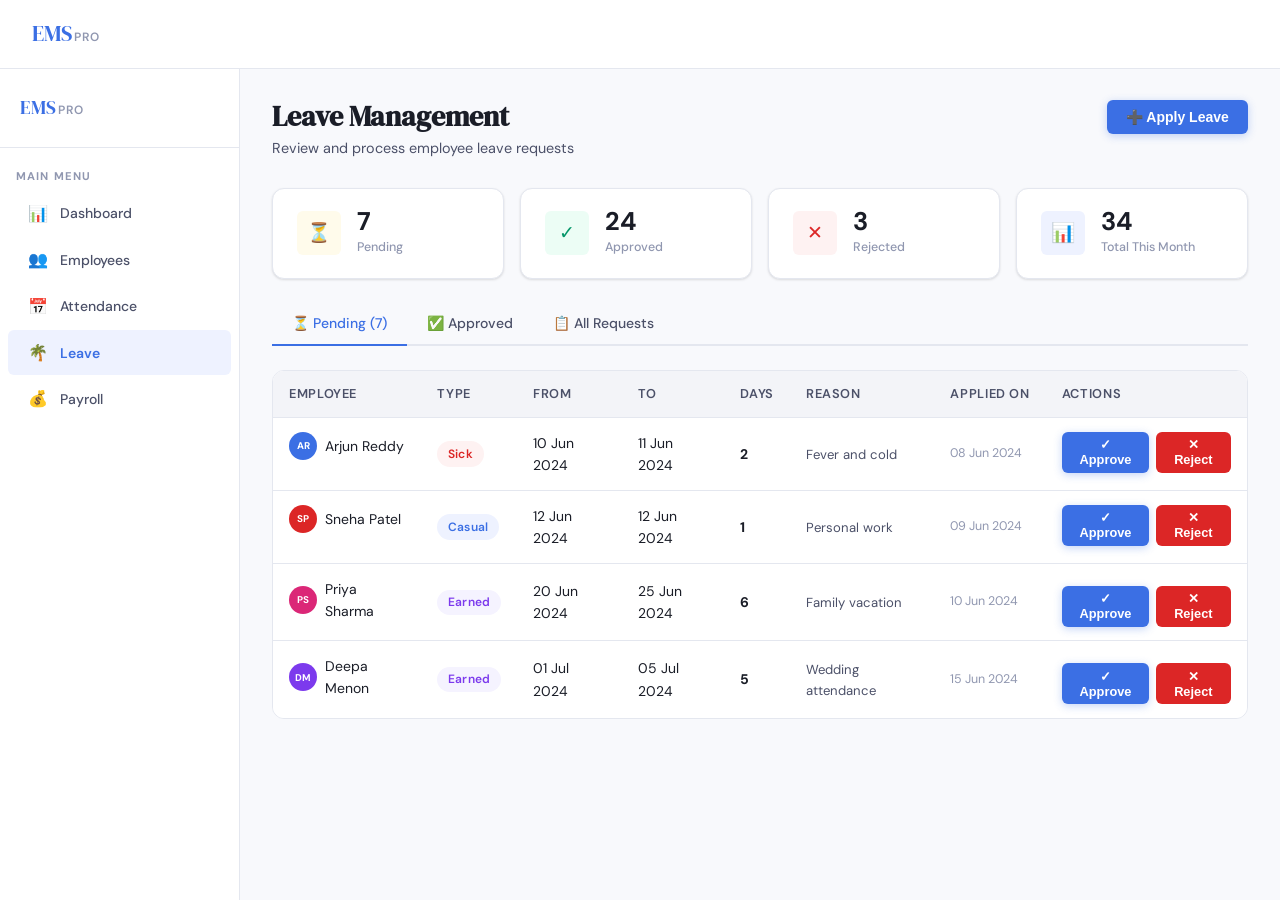
<file: frontend/pages/leaves.html>
<!DOCTYPE html>
<html lang="en">
<head>
  <meta charset="UTF-8"/><meta name="viewport" content="width=device-width, initial-scale=1.0"/>
  <title>Leave Management – EMS Pro</title>
  <link rel="stylesheet" href="../css/main.css"/>
  <link href="https://fonts.googleapis.com/css2?family=DM+Serif+Display:ital@0;1&family=DM+Sans:wght@300;400;500;600&display=swap" rel="stylesheet">
  <style>
    .tabs { display:flex;gap:0;border-bottom:2px solid var(--border);margin-bottom:1.5rem; }
    .tab { padding:.6rem 1.25rem;font-size:.875rem;font-weight:500;color:var(--text-2);cursor:pointer;border-bottom:2px solid transparent;margin-bottom:-2px;transition:.2s; }
    .tab.active { color:var(--primary);border-bottom-color:var(--primary); }
    .tab-content { display:none; }
    .tab-content.active { display:block; }
  </style>
</head>
<body>
<nav class="navbar" id="navbar">
  <div class="nav-inner">
    <a href="../index.html" class="logo"><span class="logo-mark">EMS</span><span class="logo-sub">Pro</span></a>
    <div style="margin-left:auto"><button class="hamburger" id="hamburger"><span></span><span></span><span></span></button></div>
  </div>
</nav>
<div class="app-layout">
  <aside class="sidebar" id="sidebar">
    <div class="sidebar-logo"><a href="../index.html" class="logo"><span class="logo-mark">EMS</span><span class="logo-sub">Pro</span></a></div>
    <div class="sidebar-section">Main Menu</div>
    <nav class="sidebar-nav">
      <a href="dashboard.html"><span class="nav-icon">📊</span>Dashboard</a>
      <a href="employees.html"><span class="nav-icon">👥</span>Employees</a>
      <a href="attendance.html"><span class="nav-icon">📅</span>Attendance</a>
      <a href="leaves.html" class="active"><span class="nav-icon">🌴</span>Leave</a>
      <a href="salary.html"><span class="nav-icon">💰</span>Payroll</a>
    </nav>
  </aside>
  <main class="main-content">
    <div class="page-header">
      <div><h1>Leave Management</h1><p>Review and process employee leave requests</p></div>
      <div class="page-header-actions">
        <button class="btn-primary" onclick="openModal('apply-leave-modal')">➕ Apply Leave</button>
      </div>
    </div>

    <div class="stats-row">
      <div class="stat-card"><div class="stat-card-icon" style="background:#FFFBEB;color:#D97706">⏳</div><div><div class="stat-card-num">7</div><div class="stat-card-label">Pending</div></div></div>
      <div class="stat-card"><div class="stat-card-icon" style="background:#ECFDF5;color:#059669">✓</div><div><div class="stat-card-num">24</div><div class="stat-card-label">Approved</div></div></div>
      <div class="stat-card"><div class="stat-card-icon" style="background:#FEF2F2;color:#DC2626">✕</div><div><div class="stat-card-num">3</div><div class="stat-card-label">Rejected</div></div></div>
      <div class="stat-card"><div class="stat-card-icon" style="background:#EEF2FF;color:#3B6FE4">📊</div><div><div class="stat-card-num">34</div><div class="stat-card-label">Total This Month</div></div></div>
    </div>

    <!-- TABS -->
    <div class="tabs">
      <div class="tab active" onclick="switchTab('pending')">⏳ Pending (7)</div>
      <div class="tab" onclick="switchTab('approved')">✅ Approved</div>
      <div class="tab" onclick="switchTab('all')">📋 All Requests</div>
    </div>

    <div id="tab-pending" class="tab-content active">
      <div class="tbl-wrap">
        <table><thead><tr><th>Employee</th><th>Type</th><th>From</th><th>To</th><th>Days</th><th>Reason</th><th>Applied On</th><th>Actions</th></tr></thead>
        <tbody id="pending-body"></tbody></table>
      </div>
    </div>

    <div id="tab-approved" class="tab-content">
      <div class="tbl-wrap">
        <table><thead><tr><th>Employee</th><th>Type</th><th>From</th><th>To</th><th>Days</th><th>Approved By</th><th>Status</th></tr></thead>
        <tbody id="approved-body"></tbody></table>
      </div>
    </div>

    <div id="tab-all" class="tab-content">
      <div class="tbl-wrap">
        <table><thead><tr><th>Employee</th><th>Type</th><th>Period</th><th>Days</th><th>Status</th><th>Action</th></tr></thead>
        <tbody id="all-body"></tbody></table>
      </div>
    </div>
  </main>
</div>

<!-- APPLY LEAVE MODAL -->
<div class="modal-backdrop" id="apply-leave-modal">
  <div class="modal">
    <div class="modal-header">
      <h3>Apply for Leave</h3>
      <button class="modal-close" onclick="closeModal('apply-leave-modal')">×</button>
    </div>
    <div class="form-group"><label>Employee *</label>
      <select id="leave-emp">
        <option>Rajesh Kumar</option><option>Priya Sharma</option><option>Arjun Reddy</option>
        <option>Sneha Patel</option><option>Vikram Singh</option><option>Anjali Rao</option>
      </select>
    </div>
    <div class="form-row">
      <div class="form-group"><label>Leave Type *</label>
        <select id="leave-type"><option>Sick</option><option>Casual</option><option>Earned</option><option>Unpaid</option></select>
      </div>
      <div class="form-group"><label>Number of Days</label><input type="number" id="leave-days" value="1" min="1"/></div>
    </div>
    <div class="form-row">
      <div class="form-group"><label>From Date *</label><input type="date" id="leave-from"/></div>
      <div class="form-group"><label>To Date *</label><input type="date" id="leave-to"/></div>
    </div>
    <div class="form-group"><label>Reason</label><textarea id="leave-reason" rows="3" placeholder="Brief reason for leave…"></textarea></div>
    <div class="modal-footer">
      <button class="btn-ghost" onclick="closeModal('apply-leave-modal')">Cancel</button>
      <button class="btn-primary" onclick="submitLeave()">Submit Request</button>
    </div>
  </div>
</div>

<script src="../js/main.js"></script>
<script>
const leaveData = [
  {name:'Arjun Reddy',  type:'Sick',   from:'2024-06-10',to:'2024-06-11',days:2,reason:'Fever and cold',        applied:'2024-06-08',status:'Pending', approver:'—'},
  {name:'Sneha Patel',  type:'Casual', from:'2024-06-12',to:'2024-06-12',days:1,reason:'Personal work',         applied:'2024-06-09',status:'Pending', approver:'—'},
  {name:'Priya Sharma', type:'Earned', from:'2024-06-20',to:'2024-06-25',days:6,reason:'Family vacation',        applied:'2024-06-10',status:'Pending', approver:'—'},
  {name:'Anjali Rao',   type:'Sick',   from:'2024-06-08',to:'2024-06-09',days:2,reason:'Hospitalization',        applied:'2024-06-07',status:'Approved',approver:'Rajesh Kumar'},
  {name:'Kiran Nair',   type:'Casual', from:'2024-06-15',to:'2024-06-15',days:1,reason:'Bank work',              applied:'2024-06-13',status:'Rejected',approver:'Rajesh Kumar'},
  {name:'Deepa Menon',  type:'Earned', from:'2024-07-01',to:'2024-07-05',days:5,reason:'Wedding attendance',     applied:'2024-06-15',status:'Pending', approver:'—'},
  {name:'Vikram Singh', type:'Casual', from:'2024-06-18',to:'2024-06-18',days:1,reason:'Home emergency',         applied:'2024-06-17',status:'Approved',approver:'Rajesh Kumar'},
];

const typeColor={Sick:'badge-red',Casual:'badge-blue',Earned:'badge-purple',Unpaid:'badge-gray'};
const statColor={Pending:'badge-amber',Approved:'badge-green',Rejected:'badge-red'};

function renderPending() {
  const b = document.getElementById('pending-body');
  const items = leaveData.filter(l=>l.status==='Pending');
  b.innerHTML = items.map(l => `<tr>
    <td style="display:flex;align-items:center;gap:.5rem">${makeAvatar(l.name,28)}<span>${l.name}</span></td>
    <td><span class="badge ${typeColor[l.type]}">${l.type}</span></td>
    <td>${formatDate(l.from)}</td><td>${formatDate(l.to)}</td>
    <td><strong>${l.days}</strong></td>
    <td style="max-width:160px;font-size:.82rem;color:var(--text-2)">${l.reason}</td>
    <td style="font-size:.78rem;color:var(--text-3)">${formatDate(l.applied)}</td>
    <td style="display:flex;gap:.4rem">
      <button class="btn-primary btn-sm" onclick="approveLeave('${l.name}')">✓ Approve</button>
      <button class="btn-danger btn-sm" onclick="rejectLeave('${l.name}')">✕ Reject</button>
    </td>
  </tr>`).join('');
}

function renderApproved() {
  const b = document.getElementById('approved-body');
  b.innerHTML = leaveData.filter(l=>l.status==='Approved').map(l=>`<tr>
    <td style="display:flex;align-items:center;gap:.5rem">${makeAvatar(l.name,28)}<span>${l.name}</span></td>
    <td><span class="badge ${typeColor[l.type]}">${l.type}</span></td>
    <td>${formatDate(l.from)}</td><td>${formatDate(l.to)}</td>
    <td>${l.days}</td><td>${l.approver}</td>
    <td><span class="badge badge-green">Approved</span></td>
  </tr>`).join('');
}

function renderAll() {
  const b = document.getElementById('all-body');
  b.innerHTML = leaveData.map(l=>`<tr>
    <td>${l.name}</td>
    <td><span class="badge ${typeColor[l.type]}">${l.type}</span></td>
    <td style="font-size:.82rem">${formatDate(l.from)} – ${formatDate(l.to)}</td>
    <td>${l.days}</td>
    <td><span class="badge ${statColor[l.status]}">${l.status}</span></td>
    <td><button class="btn-outline btn-sm" onclick="showToast('Details coming soon','warning')">View</button></td>
  </tr>`).join('');
}

function approveLeave(name) {
  const l = leaveData.find(x=>x.name===name);
  if(l){l.status='Approved';l.approver='Rajesh Kumar';}
  renderPending();renderApproved();renderAll();
  showToast(`${name}'s leave approved ✓`,'success');
}
function rejectLeave(name) {
  const l = leaveData.find(x=>x.name===name);
  if(l){l.status='Rejected';}
  renderPending();renderApproved();renderAll();
  showToast(`${name}'s leave rejected`,'error');
}

function submitLeave() {
  const emp = document.getElementById('leave-emp').value;
  const from = document.getElementById('leave-from').value;
  const to   = document.getElementById('leave-to').value;
  if (!from||!to) { showToast('Please fill dates','error'); return; }
  leaveData.unshift({name:emp,type:document.getElementById('leave-type').value,
    from,to,days:parseInt(document.getElementById('leave-days').value)||1,
    reason:document.getElementById('leave-reason').value||'—',
    applied:new Date().toISOString().split('T')[0],status:'Pending',approver:'—'});
  renderPending();renderAll();
  closeModal('apply-leave-modal');
  showToast('Leave application submitted!','success');
}

function switchTab(name) {
  document.querySelectorAll('.tab').forEach((t,i)=>{t.classList.remove('active');});
  document.querySelectorAll('.tab-content').forEach(t=>t.classList.remove('active'));
  const tabEl = document.querySelector(`.tab:nth-child(${name==='pending'?1:name==='approved'?2:3})`);
  if(tabEl) tabEl.classList.add('active');
  document.getElementById(`tab-${name}`)?.classList.add('active');
}

renderPending(); renderApproved(); renderAll();

// Set default dates
const today = new Date().toISOString().split('T')[0];
document.getElementById('leave-from').value = today;
document.getElementById('leave-to').value = today;
</script>
</body>
</html>
</file>
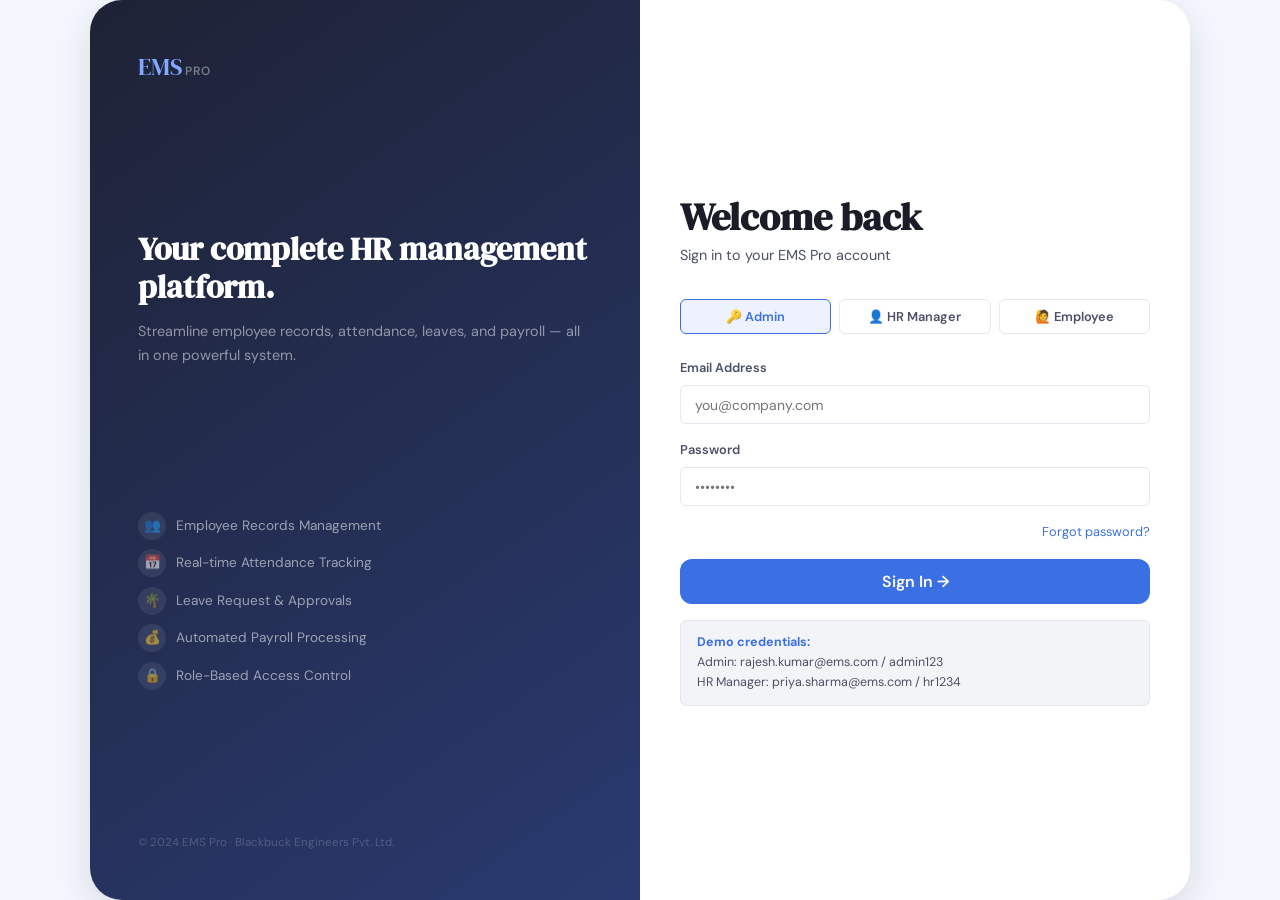
<file: frontend/pages/login.html>
<!DOCTYPE html>
<html lang="en">
<head>
  <meta charset="UTF-8"/><meta name="viewport" content="width=device-width, initial-scale=1.0"/>
  <title>Login – EMS Pro</title>
  <link rel="stylesheet" href="../css/main.css"/>
  <link href="https://fonts.googleapis.com/css2?family=DM+Serif+Display:ital@0;1&family=DM+Sans:wght@300;400;500;600&display=swap" rel="stylesheet">
  <style>
    body { background:#F4F7FE; display:flex; align-items:center; justify-content:center; min-height:100vh; }
    .login-wrap { display:grid; grid-template-columns:1fr 1fr; min-height:100vh; width:100%; max-width:1100px; margin:0 auto; box-shadow:var(--shadow-lg); border-radius:var(--radius-xl); overflow:hidden; }
    .login-left { background:linear-gradient(145deg,#1E2235,#2A3A70); padding:3rem; display:flex; flex-direction:column; justify-content:space-between; }
    .login-right { background:var(--surface); padding:3rem 2.5rem; display:flex; flex-direction:column; justify-content:center; }
    .login-brand .logo-mark { color:#82A8FF; font-size:1.5rem; }
    .login-brand .logo-sub  { color:rgba(255,255,255,.4); }
    .login-tagline { color:rgba(255,255,255,.9); }
    .login-tagline h2 { font-size:2rem; color:#fff; margin-bottom:.75rem; }
    .login-tagline p  { color:rgba(255,255,255,.5); font-size:.9rem; line-height:1.7; }
    .login-features { display:flex; flex-direction:column; gap:.6rem; }
    .lf-item { display:flex; align-items:center; gap:.6rem; color:rgba(255,255,255,.55); font-size:.85rem; }
    .lf-icon { width:28px; height:28px; background:rgba(255,255,255,.08); border-radius:50%; display:flex; align-items:center; justify-content:center; font-size:.85rem; flex-shrink:0; }
    .login-form h2 { margin-bottom:.25rem; }
    .login-form p  { color:var(--text-2); font-size:.9rem; margin-bottom:2rem; }
    .role-toggle { display:flex; gap:.5rem; margin-bottom:1.5rem; }
    .role-btn { flex:1; padding:.5rem; border-radius:var(--radius-sm); border:1.5px solid var(--border); background:transparent; font-family:inherit; font-size:.8rem; font-weight:600; color:var(--text-2); cursor:pointer; transition:.2s; }
    .role-btn.active { background:var(--primary-light); border-color:var(--primary); color:var(--primary); }
    .login-btn { width:100%; padding:.75rem; border-radius:var(--radius-md); background:var(--primary); color:#fff; font-family:inherit; font-size:1rem; font-weight:600; border:none; cursor:pointer; transition:.2s; margin-top:.5rem; }
    .login-btn:hover { background:var(--primary-dark); }
    .demo-creds { background:var(--surface-2); border-radius:var(--radius-sm); padding:.75rem 1rem; font-size:.78rem; color:var(--text-2); margin-top:1rem; border:1px solid var(--border); }
    .demo-creds strong { color:var(--primary); }
    @media(max-width:768px) { .login-wrap { grid-template-columns:1fr; } .login-left { display:none; } }
  </style>
</head>
<body>
<div class="login-wrap">
  <!-- LEFT PANEL -->
  <div class="login-left">
    <div class="login-brand logo">
      <span class="logo-mark">EMS</span><span class="logo-sub">Pro</span>
    </div>
    <div class="login-tagline">
      <h2>Your complete HR management platform.</h2>
      <p>Streamline employee records, attendance, leaves, and payroll — all in one powerful system.</p>
    </div>
    <div class="login-features">
      <div class="lf-item"><div class="lf-icon">👥</div>Employee Records Management</div>
      <div class="lf-item"><div class="lf-icon">📅</div>Real-time Attendance Tracking</div>
      <div class="lf-item"><div class="lf-icon">🌴</div>Leave Request & Approvals</div>
      <div class="lf-item"><div class="lf-icon">💰</div>Automated Payroll Processing</div>
      <div class="lf-item"><div class="lf-icon">🔒</div>Role-Based Access Control</div>
    </div>
    <p style="color:rgba(255,255,255,.2);font-size:.72rem">© 2024 EMS Pro · Blackbuck Engineers Pvt. Ltd.</p>
  </div>

  <!-- RIGHT PANEL -->
  <div class="login-right">
    <div class="login-form">
      <h2>Welcome back</h2>
      <p>Sign in to your EMS Pro account</p>

      <div class="role-toggle">
        <button class="role-btn active" onclick="setRole('admin',this)">🔑 Admin</button>
        <button class="role-btn" onclick="setRole('hr',this)">👤 HR Manager</button>
        <button class="role-btn" onclick="setRole('emp',this)">🙋 Employee</button>
      </div>

      <div class="form-group">
        <label>Email Address</label>
        <input type="email" id="login-email" placeholder="you@company.com"/>
      </div>
      <div class="form-group">
        <label>Password</label>
        <input type="password" id="login-pw" placeholder="••••••••"/>
      </div>

      <div style="display:flex;justify-content:flex-end;margin-bottom:.5rem">
        <a href="#" style="font-size:.8rem;color:var(--primary)">Forgot password?</a>
      </div>

      <button class="login-btn" onclick="doLogin()">Sign In →</button>

      <div class="demo-creds">
        <strong>Demo credentials:</strong><br/>
        Admin: rajesh.kumar@ems.com / admin123<br/>
        HR Manager: priya.sharma@ems.com / hr1234
      </div>
    </div>
  </div>
</div>

<div class="toast-container"></div>
<script src="../js/main.js"></script>
<script>
const USERS={
  'rajesh.kumar@ems.com': {pw:'admin123',role:'Admin',  name:'Rajesh Kumar'},
  'priya.sharma@ems.com': {pw:'hr1234',  role:'HR Mgr', name:'Priya Sharma'},
};

function setRole(role,btn) {
  document.querySelectorAll('.role-btn').forEach(b=>b.classList.remove('active'));
  btn.classList.add('active');
  const emailMap={admin:'rajesh.kumar@ems.com',hr:'priya.sharma@ems.com',emp:''};
  document.getElementById('login-email').value = emailMap[role]||'';
}

function doLogin() {
  const email = document.getElementById('login-email').value.trim();
  const pw    = document.getElementById('login-pw').value;
  if (!email||!pw) { showToast('Please enter credentials','error'); return; }
  const user = USERS[email];
  if (user && user.pw===pw) {
    showToast(`Welcome, ${user.name}! Redirecting…`,'success');
    setTimeout(()=>{ window.location.href='dashboard.html'; }, 1200);
  } else {
    showToast('Invalid email or password','error');
  }
}

// Enter key
document.addEventListener('keydown',e=>{ if(e.key==='Enter') doLogin(); });
</script>
</body>
</html>
</file>
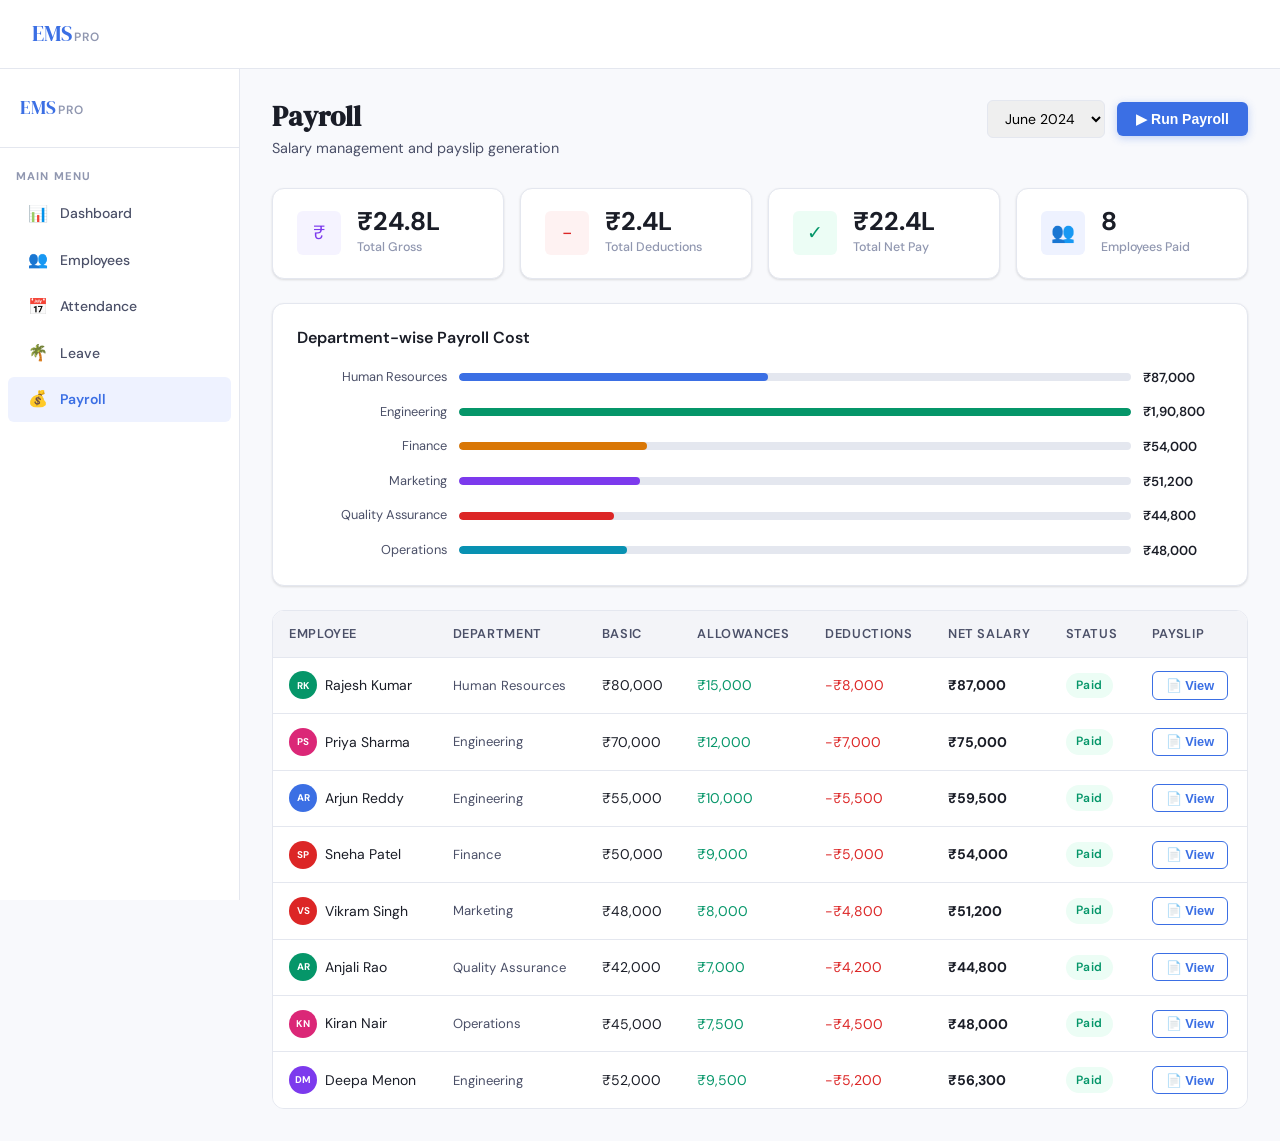
<file: frontend/pages/salary.html>
<!DOCTYPE html>
<html lang="en">
<head>
  <meta charset="UTF-8"/><meta name="viewport" content="width=device-width, initial-scale=1.0"/>
  <title>Payroll – EMS Pro</title>
  <link rel="stylesheet" href="../css/main.css"/>
  <link href="https://fonts.googleapis.com/css2?family=DM+Serif+Display:ital@0;1&family=DM+Sans:wght@300;400;500;600&display=swap" rel="stylesheet">
  <style>
    .payslip-card { border-left:4px solid var(--primary); }
    .salary-bar { display:flex;align-items:center;gap:.75rem; }
    .salary-bar-wrap { flex:1; }
    .salary-bar-label { font-size:.75rem;color:var(--text-2);margin-bottom:2px; }
  </style>
</head>
<body>
<nav class="navbar" id="navbar">
  <div class="nav-inner">
    <a href="../index.html" class="logo"><span class="logo-mark">EMS</span><span class="logo-sub">Pro</span></a>
    <div style="margin-left:auto"><button class="hamburger" id="hamburger"><span></span><span></span><span></span></button></div>
  </div>
</nav>
<div class="app-layout">
  <aside class="sidebar" id="sidebar">
    <div class="sidebar-logo"><a href="../index.html" class="logo"><span class="logo-mark">EMS</span><span class="logo-sub">Pro</span></a></div>
    <div class="sidebar-section">Main Menu</div>
    <nav class="sidebar-nav">
      <a href="dashboard.html"><span class="nav-icon">📊</span>Dashboard</a>
      <a href="employees.html"><span class="nav-icon">👥</span>Employees</a>
      <a href="attendance.html"><span class="nav-icon">📅</span>Attendance</a>
      <a href="leaves.html"><span class="nav-icon">🌴</span>Leave</a>
      <a href="salary.html" class="active"><span class="nav-icon">💰</span>Payroll</a>
    </nav>
  </aside>
  <main class="main-content">
    <div class="page-header">
      <div><h1>Payroll</h1><p>Salary management and payslip generation</p></div>
      <div class="page-header-actions">
        <select style="padding:.5rem .8rem;border-radius:var(--radius-sm);border:1.5px solid var(--border);font-family:inherit;font-size:.875rem">
          <option>June 2024</option><option>May 2024</option><option>April 2024</option>
        </select>
        <button class="btn-primary" onclick="showToast('Payroll processed for June 2024!','success')">▶ Run Payroll</button>
      </div>
    </div>

    <div class="stats-row">
      <div class="stat-card"><div class="stat-card-icon" style="background:#F5F3FF;color:#7C3AED">₹</div><div><div class="stat-card-num">₹24.8L</div><div class="stat-card-label">Total Gross</div></div></div>
      <div class="stat-card"><div class="stat-card-icon" style="background:#FEF2F2;color:#DC2626">-</div><div><div class="stat-card-num">₹2.4L</div><div class="stat-card-label">Total Deductions</div></div></div>
      <div class="stat-card"><div class="stat-card-icon" style="background:#ECFDF5;color:#059669">✓</div><div><div class="stat-card-num">₹22.4L</div><div class="stat-card-label">Total Net Pay</div></div></div>
      <div class="stat-card"><div class="stat-card-icon" style="background:#EEF2FF;color:#3B6FE4">👥</div><div><div class="stat-card-num">8</div><div class="stat-card-label">Employees Paid</div></div></div>
    </div>

    <!-- SALARY BARS BY DEPT -->
    <div class="card" style="margin-bottom:1.5rem">
      <h3 style="font-size:1rem;margin-bottom:1.25rem;font-family:DM Sans,sans-serif">Department-wise Payroll Cost</h3>
      <div style="display:flex;flex-direction:column;gap:.85rem" id="dept-bars"></div>
    </div>

    <!-- SALARY TABLE -->
    <div class="tbl-wrap">
      <table id="salary-table">
        <thead><tr><th>Employee</th><th>Department</th><th>Basic</th><th>Allowances</th><th>Deductions</th><th>Net Salary</th><th>Status</th><th>Payslip</th></tr></thead>
        <tbody id="salary-body"></tbody>
      </table>
    </div>
  </main>
</div>

<!-- PAYSLIP MODAL -->
<div class="modal-backdrop" id="payslip-modal">
  <div class="modal payslip-card">
    <div class="modal-header">
      <h3>📄 Payslip – June 2024</h3>
      <button class="modal-close" onclick="closeModal('payslip-modal')">×</button>
    </div>
    <div id="payslip-content"></div>
    <div class="modal-footer">
      <button class="btn-ghost" onclick="closeModal('payslip-modal')">Close</button>
      <button class="btn-primary" onclick="showToast('Payslip downloaded!','success')">⬇ Download PDF</button>
    </div>
  </div>
</div>

<script src="../js/main.js"></script>
<script>
const salaries = [
  {name:'Rajesh Kumar', dept:'Human Resources',  basic:80000,allow:15000,ded:8000},
  {name:'Priya Sharma', dept:'Engineering',       basic:70000,allow:12000,ded:7000},
  {name:'Arjun Reddy',  dept:'Engineering',       basic:55000,allow:10000,ded:5500},
  {name:'Sneha Patel',  dept:'Finance',           basic:50000,allow: 9000,ded:5000},
  {name:'Vikram Singh', dept:'Marketing',         basic:48000,allow: 8000,ded:4800},
  {name:'Anjali Rao',   dept:'Quality Assurance', basic:42000,allow: 7000,ded:4200},
  {name:'Kiran Nair',   dept:'Operations',        basic:45000,allow: 7500,ded:4500},
  {name:'Deepa Menon',  dept:'Engineering',       basic:52000,allow: 9500,ded:5200},
];

const body = document.getElementById('salary-body');
salaries.forEach(s => {
  const net = s.basic + s.allow - s.ded;
  body.innerHTML += `<tr>
    <td style="display:flex;align-items:center;gap:.5rem">${makeAvatar(s.name,28)}<span>${s.name}</span></td>
    <td style="font-size:.82rem;color:var(--text-2)">${s.dept}</td>
    <td>${formatINR(s.basic)}</td>
    <td style="color:var(--green)">${formatINR(s.allow)}</td>
    <td style="color:var(--red)">-${formatINR(s.ded)}</td>
    <td><strong>${formatINR(net)}</strong></td>
    <td><span class="badge badge-green">Paid</span></td>
    <td><button class="btn-outline btn-sm" onclick="viewPayslip('${s.name}',${s.basic},${s.allow},${s.ded})">📄 View</button></td>
  </tr>`;
});

// Dept bars
const deptMap={};
salaries.forEach(s=>{ deptMap[s.dept]=(deptMap[s.dept]||0)+s.basic+s.allow-s.ded; });
const maxVal=Math.max(...Object.values(deptMap));
const barsEl=document.getElementById('dept-bars');
const colors=['#3B6FE4','#059669','#D97706','#7C3AED','#DC2626','#0891B2'];
Object.entries(deptMap).forEach(([dept,val],i)=>{
  const pct=Math.round(val/maxVal*100);
  barsEl.innerHTML+=`<div class="salary-bar">
    <div style="width:150px;font-size:.8rem;color:var(--text-2);text-align:right;flex-shrink:0">${dept}</div>
    <div class="salary-bar-wrap">
      <div class="progress-bar-bg"><div class="progress-bar-fill" style="width:${pct}%;background:${colors[i%colors.length]}"></div></div>
    </div>
    <div style="font-size:.82rem;font-weight:600;color:var(--text-1);min-width:80px">${formatINR(val)}</div>
  </div>`;
});

function viewPayslip(name,basic,allow,ded) {
  const net=basic+allow-ded;
  document.getElementById('payslip-content').innerHTML=`
    <div style="background:var(--surface-2);border-radius:var(--radius-sm);padding:1.25rem;margin-bottom:1rem">
      <div style="display:flex;align-items:center;gap:1rem;margin-bottom:1rem">
        ${makeAvatar(name,48)}
        <div><div style="font-weight:700;font-size:1.1rem">${name}</div>
        <div style="color:var(--text-2);font-size:.85rem">June 2024</div></div>
      </div>
    </div>
    <table style="width:100%;border-collapse:collapse">
      <tr style="border-bottom:1px solid var(--border)"><td style="padding:.6rem 0;color:var(--text-2)">Basic Salary</td><td style="text-align:right;font-weight:600">${formatINR(basic)}</td></tr>
      <tr style="border-bottom:1px solid var(--border)"><td style="padding:.6rem 0;color:var(--green)">+ Allowances</td><td style="text-align:right;color:var(--green);font-weight:600">+${formatINR(allow)}</td></tr>
      <tr style="border-bottom:2px solid var(--border)"><td style="padding:.6rem 0;color:var(--red)">− Deductions</td><td style="text-align:right;color:var(--red);font-weight:600">-${formatINR(ded)}</td></tr>
      <tr><td style="padding:.75rem 0;font-weight:700;font-size:1.05rem">Net Pay</td><td style="text-align:right;font-size:1.25rem;font-weight:700;color:var(--primary)">${formatINR(net)}</td></tr>
    </table>`;
  openModal('payslip-modal');
}
</script>
</body>
</html>
</file>
<file: frontend/css/main.css>
/* ============================================================
   EMS Pro – Main CSS (Design System + Shared Components)
   ============================================================ */

/* ── RESET ───────────────────────────────────────────────── */
*, *::before, *::after { box-sizing: border-box; margin: 0; padding: 0; }
html { scroll-behavior: smooth; font-size: 16px; }
body { font-family: 'DM Sans', sans-serif; background: #F8F9FC; color: #1A1D27; line-height: 1.6; }
a { text-decoration: none; color: inherit; }
ul { list-style: none; }
img { max-width: 100%; display: block; }

/* ── DESIGN TOKENS ───────────────────────────────────────── */
:root {
  /* Brand */
  --primary:       #3B6FE4;
  --primary-dark:  #2A52B8;
  --primary-light: #EEF2FF;
  --accent:        #F59E0B;
  --accent-light:  #FFF7ED;

  /* Neutrals */
  --surface:       #FFFFFF;
  --surface-2:     #F3F4F8;
  --border:        #E4E7EF;
  --text-1:        #1A1D27;
  --text-2:        #4B5068;
  --text-3:        #9097B0;

  /* Status */
  --green:         #059669;
  --green-light:   #ECFDF5;
  --amber:         #D97706;
  --amber-light:   #FFFBEB;
  --red:           #DC2626;
  --red-light:     #FEF2F2;
  --purple:        #7C3AED;
  --purple-light:  #F5F3FF;

  /* Spacing */
  --radius-sm:     6px;
  --radius-md:     12px;
  --radius-lg:     20px;
  --radius-xl:     32px;

  /* Shadow */
  --shadow-sm:     0 1px 3px rgba(0,0,0,.08), 0 1px 2px rgba(0,0,0,.05);
  --shadow-md:     0 4px 16px rgba(0,0,0,.10);
  --shadow-lg:     0 12px 40px rgba(0,0,0,.12);
}

/* ── TYPOGRAPHY ──────────────────────────────────────────── */
h1, h2, h3, h4, h5 { font-family: 'DM Serif Display', serif; line-height: 1.2; }
h1 { font-size: clamp(2rem, 5vw, 3.5rem); }
h2 { font-size: clamp(1.6rem, 4vw, 2.4rem); }
h3 { font-size: 1.2rem; font-weight: 600; font-family: 'DM Sans', sans-serif; }

/* ── LAYOUT ──────────────────────────────────────────────── */
.container { max-width: 1200px; margin: 0 auto; padding: 0 2rem; }

/* ── NAVBAR ──────────────────────────────────────────────── */
.navbar {
  position: fixed; top: 0; left: 0; right: 0; z-index: 1000;
  background: rgba(255,255,255,.92);
  backdrop-filter: blur(14px);
  border-bottom: 1px solid var(--border);
  transition: box-shadow .3s;
}
.navbar.scrolled { box-shadow: var(--shadow-md); }
.nav-inner {
  max-width: 1280px; margin: 0 auto; padding: 0 2rem;
  height: 68px; display: flex; align-items: center; gap: 2rem;
}
.logo { display: flex; align-items: baseline; gap: 2px; }
.logo-mark { font-family: 'DM Serif Display', serif; font-size: 1.4rem; color: var(--primary); }
.logo-sub { font-size: .75rem; font-weight: 600; color: var(--text-3); letter-spacing: .08em; text-transform: uppercase; }
.nav-links { display: flex; gap: .25rem; margin-left: auto; }
.nav-links a {
  padding: .45rem .8rem; border-radius: var(--radius-sm);
  font-size: .875rem; font-weight: 500; color: var(--text-2);
  transition: background .2s, color .2s;
}
.nav-links a:hover, .nav-links a.active { background: var(--primary-light); color: var(--primary); }
.nav-actions { display: flex; gap: .75rem; }
.hamburger { display: none; flex-direction: column; gap: 5px; cursor: pointer; background: none; border: none; padding: 4px; }
.hamburger span { display: block; width: 22px; height: 2px; background: var(--text-1); border-radius: 2px; transition: .3s; }

/* ── BUTTONS ─────────────────────────────────────────────── */
.btn-primary {
  display: inline-flex; align-items: center; gap: .4rem;
  background: var(--primary); color: #fff;
  padding: .55rem 1.2rem; border-radius: var(--radius-sm);
  font-size: .875rem; font-weight: 600;
  border: none; cursor: pointer;
  transition: background .2s, transform .15s, box-shadow .2s;
  box-shadow: 0 2px 8px rgba(59,111,228,.3);
}
.btn-primary:hover { background: var(--primary-dark); transform: translateY(-1px); box-shadow: 0 4px 16px rgba(59,111,228,.35); }
.btn-primary:active { transform: translateY(0); }
.btn-lg { padding: .75rem 1.6rem; font-size: 1rem; border-radius: var(--radius-md); }

.btn-outline {
  display: inline-flex; align-items: center;
  padding: .55rem 1.2rem; border-radius: var(--radius-sm);
  font-size: .875rem; font-weight: 600; color: var(--primary);
  border: 1.5px solid var(--primary); background: transparent;
  transition: background .2s, color .2s;
}
.btn-outline:hover { background: var(--primary-light); }

.btn-ghost {
  display: inline-flex; align-items: center;
  padding: .75rem 1.6rem; border-radius: var(--radius-md);
  font-size: 1rem; font-weight: 500; color: var(--text-2);
  border: 1.5px solid var(--border); background: transparent;
  transition: border-color .2s, color .2s;
}
.btn-ghost:hover { border-color: var(--primary); color: var(--primary); }

.btn-danger {
  background: var(--red); color: #fff;
  padding: .45rem 1rem; border-radius: var(--radius-sm);
  font-size: .875rem; font-weight: 600; border: none; cursor: pointer;
  transition: opacity .2s;
}
.btn-danger:hover { opacity: .85; }

.btn-sm { padding: .35rem .8rem !important; font-size: .8rem !important; }

/* ── STATUS BADGES ───────────────────────────────────────── */
.badge {
  display: inline-flex; align-items: center;
  padding: .2rem .65rem; border-radius: 99px;
  font-size: .75rem; font-weight: 600; letter-spacing: .03em;
}
.badge-green  { background: var(--green-light);  color: var(--green); }
.badge-amber  { background: var(--amber-light);  color: var(--amber); }
.badge-red    { background: var(--red-light);    color: var(--red); }
.badge-blue   { background: var(--primary-light); color: var(--primary); }
.badge-purple { background: var(--purple-light); color: var(--purple); }
.badge-gray   { background: var(--surface-2);    color: var(--text-2); }

/* ── CARD ────────────────────────────────────────────────── */
.card {
  background: var(--surface); border: 1px solid var(--border);
  border-radius: var(--radius-md); padding: 1.5rem;
  box-shadow: var(--shadow-sm);
}

/* ── TABLE ───────────────────────────────────────────────── */
.tbl-wrap { overflow-x: auto; border-radius: var(--radius-md); border: 1px solid var(--border); }
table { width: 100%; border-collapse: collapse; background: var(--surface); }
thead th {
  background: var(--surface-2); padding: .8rem 1rem;
  font-size: .8rem; font-weight: 600; color: var(--text-2);
  text-align: left; border-bottom: 1px solid var(--border);
  text-transform: uppercase; letter-spacing: .05em; white-space: nowrap;
}
tbody tr { border-bottom: 1px solid var(--border); transition: background .15s; }
tbody tr:last-child { border-bottom: none; }
tbody tr:hover { background: var(--surface-2); }
tbody td { padding: .85rem 1rem; font-size: .875rem; color: var(--text-1); }

/* ── FORMS ───────────────────────────────────────────────── */
.form-group { display: flex; flex-direction: column; gap: .4rem; margin-bottom: 1rem; }
.form-group label { font-size: .8rem; font-weight: 600; color: var(--text-2); }
.form-group input, .form-group select, .form-group textarea {
  padding: .6rem .85rem; border-radius: var(--radius-sm);
  border: 1.5px solid var(--border); background: var(--surface);
  font-family: 'DM Sans', sans-serif; font-size: .875rem; color: var(--text-1);
  transition: border-color .2s, box-shadow .2s;
  outline: none;
}
.form-group input:focus, .form-group select:focus, .form-group textarea:focus {
  border-color: var(--primary); box-shadow: 0 0 0 3px rgba(59,111,228,.12);
}
.form-row { display: grid; grid-template-columns: 1fr 1fr; gap: 1rem; }

/* ── SIDEBAR LAYOUT ──────────────────────────────────────── */
.app-layout { display: flex; min-height: 100vh; padding-top: 68px; }

.sidebar {
  width: 240px; flex-shrink: 0;
  background: var(--surface); border-right: 1px solid var(--border);
  position: fixed; top: 68px; left: 0; bottom: 0;
  overflow-y: auto; padding: 1.5rem 0;
  transition: transform .3s;
}

.sidebar-logo { padding: 0 1.25rem 1.5rem; border-bottom: 1px solid var(--border); margin-bottom: .75rem; }
.sidebar-logo .logo-mark { font-size: 1.2rem; }

.sidebar-section { padding: .5rem 1rem .25rem; font-size: .7rem; font-weight: 700; color: var(--text-3); letter-spacing: .1em; text-transform: uppercase; }

.sidebar-nav a {
  display: flex; align-items: center; gap: .75rem;
  padding: .6rem 1.25rem; margin: .1rem .5rem;
  border-radius: var(--radius-sm);
  font-size: .875rem; font-weight: 500; color: var(--text-2);
  transition: background .2s, color .2s;
}
.sidebar-nav a:hover { background: var(--surface-2); color: var(--text-1); }
.sidebar-nav a.active { background: var(--primary-light); color: var(--primary); font-weight: 600; }
.sidebar-nav .nav-icon { font-size: 1rem; width: 20px; text-align: center; }

.main-content { margin-left: 240px; flex: 1; padding: 2rem; min-width: 0; }

/* ── PAGE HEADER ─────────────────────────────────────────── */
.page-header { margin-bottom: 1.75rem; display: flex; align-items: flex-start; justify-content: space-between; flex-wrap: wrap; gap: 1rem; }
.page-header h1 { font-size: 1.75rem; color: var(--text-1); }
.page-header p { font-size: .9rem; color: var(--text-2); margin-top: .2rem; }
.page-header-actions { display: flex; gap: .75rem; align-items: center; }

/* ── STATS ROW ───────────────────────────────────────────── */
.stats-row { display: grid; grid-template-columns: repeat(4, 1fr); gap: 1rem; margin-bottom: 1.5rem; }
.stat-card { background: var(--surface); border: 1px solid var(--border); border-radius: var(--radius-md); padding: 1.25rem 1.5rem; display: flex; align-items: center; gap: 1rem; box-shadow: var(--shadow-sm); }
.stat-card-icon { width: 44px; height: 44px; border-radius: var(--radius-sm); display: flex; align-items: center; justify-content: center; font-size: 1.2rem; flex-shrink: 0; }
.stat-card-num { font-size: 1.6rem; font-weight: 700; line-height: 1; color: var(--text-1); }
.stat-card-label { font-size: .78rem; color: var(--text-3); margin-top: .2rem; font-weight: 500; }
.stat-card-delta { font-size: .75rem; font-weight: 600; margin-top: .25rem; }
.delta-up { color: var(--green); }
.delta-dn { color: var(--red); }

/* ── MODAL ───────────────────────────────────────────────── */
.modal-backdrop {
  position: fixed; inset: 0; background: rgba(0,0,0,.45);
  backdrop-filter: blur(4px); z-index: 2000;
  display: none; align-items: center; justify-content: center;
}
.modal-backdrop.open { display: flex; }
.modal {
  background: var(--surface); border-radius: var(--radius-lg);
  padding: 2rem; width: min(560px, 95vw);
  box-shadow: var(--shadow-lg); animation: modal-in .25s ease;
  max-height: 90vh; overflow-y: auto;
}
@keyframes modal-in { from { opacity:0; transform:scale(.95) translateY(16px); } }
.modal-header { display: flex; align-items: center; justify-content: space-between; margin-bottom: 1.5rem; }
.modal-header h3 { font-size: 1.2rem; }
.modal-close { background: none; border: none; font-size: 1.5rem; cursor: pointer; color: var(--text-3); line-height: 1; transition: color .2s; }
.modal-close:hover { color: var(--red); }
.modal-footer { display: flex; gap: .75rem; justify-content: flex-end; margin-top: 1.5rem; padding-top: 1.25rem; border-top: 1px solid var(--border); }

/* ── SEARCH BAR ──────────────────────────────────────────── */
.search-bar {
  display: flex; align-items: center; gap: .5rem;
  background: var(--surface); border: 1.5px solid var(--border);
  border-radius: var(--radius-sm); padding: .5rem .85rem;
  transition: border-color .2s;
}
.search-bar:focus-within { border-color: var(--primary); }
.search-bar input { border: none; background: none; outline: none; font-family: inherit; font-size: .875rem; color: var(--text-1); width: 220px; }
.search-icon { color: var(--text-3); font-size: 1rem; }

/* ── TOAST ───────────────────────────────────────────────── */
.toast-container { position: fixed; bottom: 1.5rem; right: 1.5rem; z-index: 3000; display: flex; flex-direction: column; gap: .5rem; }
.toast {
  background: var(--text-1); color: #fff;
  padding: .75rem 1.25rem; border-radius: var(--radius-md);
  font-size: .875rem; font-weight: 500;
  box-shadow: var(--shadow-lg); animation: toast-in .3s ease;
  display: flex; align-items: center; gap: .5rem;
}
.toast.success { background: var(--green); }
.toast.error   { background: var(--red); }
.toast.warning { background: var(--amber); }
@keyframes toast-in { from { opacity:0; transform: translateX(24px); } }

/* ── AVATAR ──────────────────────────────────────────────── */
.avatar {
  width: 36px; height: 36px; border-radius: 50%;
  display: flex; align-items: center; justify-content: center;
  font-size: .8rem; font-weight: 700; color: #fff; flex-shrink: 0;
}

/* ── PROGRESS BAR ────────────────────────────────────────── */
.progress-bar-bg { background: var(--border); border-radius: 99px; height: 8px; overflow: hidden; }
.progress-bar-fill { height: 100%; border-radius: 99px; background: var(--primary); transition: width .6s ease; }

/* ── RESPONSIVE ──────────────────────────────────────────── */
@media (max-width: 1024px) {
  .stats-row { grid-template-columns: repeat(2, 1fr); }
}
@media (max-width: 768px) {
  .nav-links, .nav-actions { display: none; }
  .hamburger { display: flex; }
  .sidebar { transform: translateX(-100%); z-index: 999; }
  .sidebar.open { transform: translateX(0); }
  .main-content { margin-left: 0; padding: 1rem; }
  .form-row { grid-template-columns: 1fr; }
  .stats-row { grid-template-columns: 1fr 1fr; }
}
@media (max-width: 480px) {
  .stats-row { grid-template-columns: 1fr; }
  .page-header { flex-direction: column; }
}
</file>
<file: frontend/css/landing.css>
/* ============================================================
   EMS Pro – Landing Page CSS
   ============================================================ */

/* ── HERO ────────────────────────────────────────────────── */
.hero {
  min-height: 100vh; display: flex; align-items: center;
  padding: 7rem 2rem 4rem;
  max-width: 1280px; margin: 0 auto;
  position: relative; gap: 3rem;
}

.hero-bg {
  position: fixed; inset: 0; z-index: -1; overflow: hidden;
  background: #F4F7FE;
}
.blob {
  position: absolute; border-radius: 50%; filter: blur(80px); opacity: .45;
}
.blob-1 {
  width: 600px; height: 600px; background: #C7D8FF;
  top: -150px; right: -100px;
  animation: float1 12s ease-in-out infinite alternate;
}
.blob-2 {
  width: 500px; height: 500px; background: #FFE5C0;
  bottom: -100px; left: -80px;
  animation: float2 14s ease-in-out infinite alternate;
}
@keyframes float1 { from { transform: translate(0,0) scale(1); } to { transform: translate(40px,30px) scale(1.08); } }
@keyframes float2 { from { transform: translate(0,0) scale(1); } to { transform: translate(-30px,40px) scale(1.05); } }

.grid-overlay {
  position: absolute; inset: 0;
  background-image: linear-gradient(rgba(59,111,228,.05) 1px, transparent 1px),
                    linear-gradient(90deg, rgba(59,111,228,.05) 1px, transparent 1px);
  background-size: 40px 40px;
}

.hero-content { flex: 1; min-width: 0; max-width: 560px; }
.hero-badge {
  display: inline-flex; align-items: center; gap: .4rem;
  background: #EEF2FF; color: var(--primary);
  padding: .35rem .9rem; border-radius: 99px;
  font-size: .8rem; font-weight: 600; letter-spacing: .03em;
  margin-bottom: 1.25rem; border: 1px solid #C7D8FF;
}
.hero-title { margin-bottom: 1.25rem; }
.hero-title em { font-style: italic; color: var(--primary); }
.hero-sub { color: var(--text-2); font-size: 1.05rem; line-height: 1.7; margin-bottom: 2rem; max-width: 480px; }
.hero-btns { display: flex; gap: 1rem; flex-wrap: wrap; margin-bottom: 2.5rem; }

.hero-stats { display: flex; align-items: center; gap: 1.5rem; }
.stat-num { display: block; font-size: 1.5rem; font-weight: 700; font-family: 'DM Serif Display', serif; color: var(--text-1); }
.stat-label { display: block; font-size: .75rem; color: var(--text-3); font-weight: 500; margin-top: .1rem; }
.stat-div { width: 1px; height: 36px; background: var(--border); }

/* ── DASHBOARD PREVIEW ───────────────────────────────────── */
.hero-visual { flex: 1; display: flex; justify-content: flex-end; }
.dashboard-preview {
  width: 460px; border-radius: var(--radius-lg);
  box-shadow: 0 24px 80px rgba(59,111,228,.18);
  overflow: hidden; border: 1px solid var(--border);
  animation: preview-in .8s ease .3s both;
}
@keyframes preview-in { from { opacity:0; transform: translateY(30px) rotateX(8deg); } }

.preview-topbar {
  background: #1E2235; padding: .75rem 1rem;
  display: flex; align-items: center; gap: .75rem;
}
.preview-dots { display: flex; gap: 6px; }
.preview-dots span { width: 10px; height: 10px; border-radius: 50%; }
.preview-dots span:nth-child(1) { background: #FF5F57; }
.preview-dots span:nth-child(2) { background: #FFBD2E; }
.preview-dots span:nth-child(3) { background: #28CA41; }
.preview-title { color: rgba(255,255,255,.5); font-size: .75rem; font-weight: 500; }

.preview-body { display: flex; }
.preview-sidebar {
  background: #252940; width: 120px; flex-shrink: 0;
  padding: 1rem .5rem; display: flex; flex-direction: column; gap: 4px;
}
.ps-item { font-size: .65rem; color: rgba(255,255,255,.45); padding: .4rem .5rem; border-radius: 4px; cursor: pointer; transition: .15s; }
.ps-item.active { background: rgba(59,111,228,.3); color: #82A8FF; }
.ps-item:hover:not(.active) { color: rgba(255,255,255,.7); }

.preview-main { flex: 1; background: #F4F7FE; padding: .75rem; display: flex; flex-direction: column; gap: .5rem; }
.pm-row { display: grid; grid-template-columns: 1fr 1fr; gap: .5rem; }
.pm-card { border-radius: 8px; padding: .65rem .75rem; }
.pm-card.blue   { background: #EEF2FF; }
.pm-card.green  { background: #ECFDF5; }
.pm-card.amber  { background: #FFFBEB; }
.pm-card.purple { background: #F5F3FF; }
.pm-num { font-size: 1rem; font-weight: 700; font-family: 'DM Serif Display', serif; color: var(--text-1); }
.pm-lbl { font-size: .55rem; color: var(--text-3); margin-top: 2px; }
.pm-bar-wrap { display: flex; flex-direction: column; gap: 6px; padding: .25rem 0; }
.pm-bar { height: 7px; background: linear-gradient(90deg, var(--primary), #82A8FF); border-radius: 99px; animation: bar-in 1.2s ease both; }
.pm-bar:nth-child(2) { background: linear-gradient(90deg, var(--green), #6EE7B7); animation-delay: .2s; }
.pm-bar:nth-child(3) { background: linear-gradient(90deg, var(--amber), #FCD34D); animation-delay: .4s; }
@keyframes bar-in { from { width: 0 !important; } }

/* ── SECTIONS ────────────────────────────────────────────── */
.section-label { font-size: .75rem; font-weight: 700; color: var(--primary); letter-spacing: .12em; text-transform: uppercase; margin-bottom: .75rem; }
.section-title { margin-bottom: .75rem; }
.section-sub { color: var(--text-2); font-size: 1rem; max-width: 520px; }

/* ── FEATURES ────────────────────────────────────────────── */
.features {
  position: relative; background: var(--surface);
  border-top: 1px solid var(--border); border-bottom: 1px solid var(--border);
  padding: 5rem 0;
}
.features-grid { display: grid; grid-template-columns: repeat(3, 1fr); gap: 1.5rem; margin-top: 3rem; }

.feat-card {
  background: var(--surface); border: 1px solid var(--border);
  border-radius: var(--radius-md); padding: 1.75rem;
  transition: box-shadow .25s, transform .25s, border-color .25s;
  animation: feat-in .5s ease both;
}
.feat-card:hover { box-shadow: var(--shadow-md); transform: translateY(-4px); border-color: #C7D8FF; }
@keyframes feat-in { from { opacity:0; transform: translateY(20px); } }

.feat-icon { width: 48px; height: 48px; border-radius: var(--radius-sm); display: flex; align-items: center; justify-content: center; font-size: 1.3rem; margin-bottom: 1rem; }
.feat-card h3 { margin-bottom: .5rem; }
.feat-card p { color: var(--text-2); font-size: .9rem; line-height: 1.6; margin-bottom: 1.25rem; }
.feat-link { font-size: .875rem; font-weight: 600; color: var(--primary); transition: gap .2s; }
.feat-link:hover { text-decoration: underline; }

/* ── HOW IT WORKS ────────────────────────────────────────── */
.how-it-works { padding: 5rem 0; background: var(--surface-2); }
.steps { display: flex; align-items: flex-start; gap: 1rem; margin-top: 3rem; flex-wrap: wrap; justify-content: center; }
.step { flex: 1; min-width: 180px; max-width: 220px; text-align: center; padding: 1.5rem 1rem; background: var(--surface); border-radius: var(--radius-md); border: 1px solid var(--border); }
.step-num { font-size: 2rem; font-family: 'DM Serif Display', serif; color: var(--primary); margin-bottom: .75rem; }
.step h4 { font-size: .95rem; font-weight: 600; margin-bottom: .4rem; }
.step p { font-size: .82rem; color: var(--text-2); line-height: 1.55; }
.step-arrow { font-size: 1.5rem; color: var(--border); padding-top: 2.5rem; }

/* ── CTA ─────────────────────────────────────────────────── */
.cta-section { padding: 5rem 2rem; background: linear-gradient(135deg, #1E2235, #2A3560); text-align: center; }
.cta-inner { max-width: 560px; margin: 0 auto; }
.cta-section h2 { color: #fff; margin-bottom: .75rem; }
.cta-section p { color: rgba(255,255,255,.55); font-size: .9rem; margin-bottom: 2rem; }

/* ── FOOTER ──────────────────────────────────────────────── */
.footer { background: #111422; padding: 3rem 0 0; }
.footer-inner { display: flex; justify-content: space-between; gap: 2rem; flex-wrap: wrap; padding-bottom: 2.5rem; }
.footer-brand p { color: rgba(255,255,255,.4); font-size: .8rem; margin-top: .5rem; max-width: 200px; line-height: 1.5; }
.footer-brand .logo-mark { color: #82A8FF; }
.footer-brand .logo-sub { color: rgba(255,255,255,.4); }
.footer-links { display: flex; gap: 3rem; }
.fl-col { display: flex; flex-direction: column; gap: .4rem; }
.fl-col h5 { color: rgba(255,255,255,.6); font-size: .75rem; font-weight: 700; text-transform: uppercase; letter-spacing: .1em; margin-bottom: .4rem; }
.fl-col a { color: rgba(255,255,255,.35); font-size: .85rem; transition: color .2s; }
.fl-col a:hover { color: rgba(255,255,255,.8); }
.footer-bottom { border-top: 1px solid rgba(255,255,255,.08); padding: 1.25rem 2rem; text-align: center; color: rgba(255,255,255,.25); font-size: .78rem; }

@media (max-width: 1024px) {
  .features-grid { grid-template-columns: repeat(2, 1fr); }
  .hero { flex-direction: column; text-align: center; padding-top: 8rem; }
  .hero-content { max-width: 100%; }
  .hero-sub { margin: 0 auto 2rem; }
  .hero-btns { justify-content: center; }
  .hero-stats { justify-content: center; }
  .hero-visual { justify-content: center; }
  .dashboard-preview { width: 100%; max-width: 460px; }
}
@media (max-width: 640px) {
  .features-grid { grid-template-columns: 1fr; }
  .steps { flex-direction: column; align-items: center; }
  .step-arrow { transform: rotate(90deg); padding-top: 0; }
}
</file>
